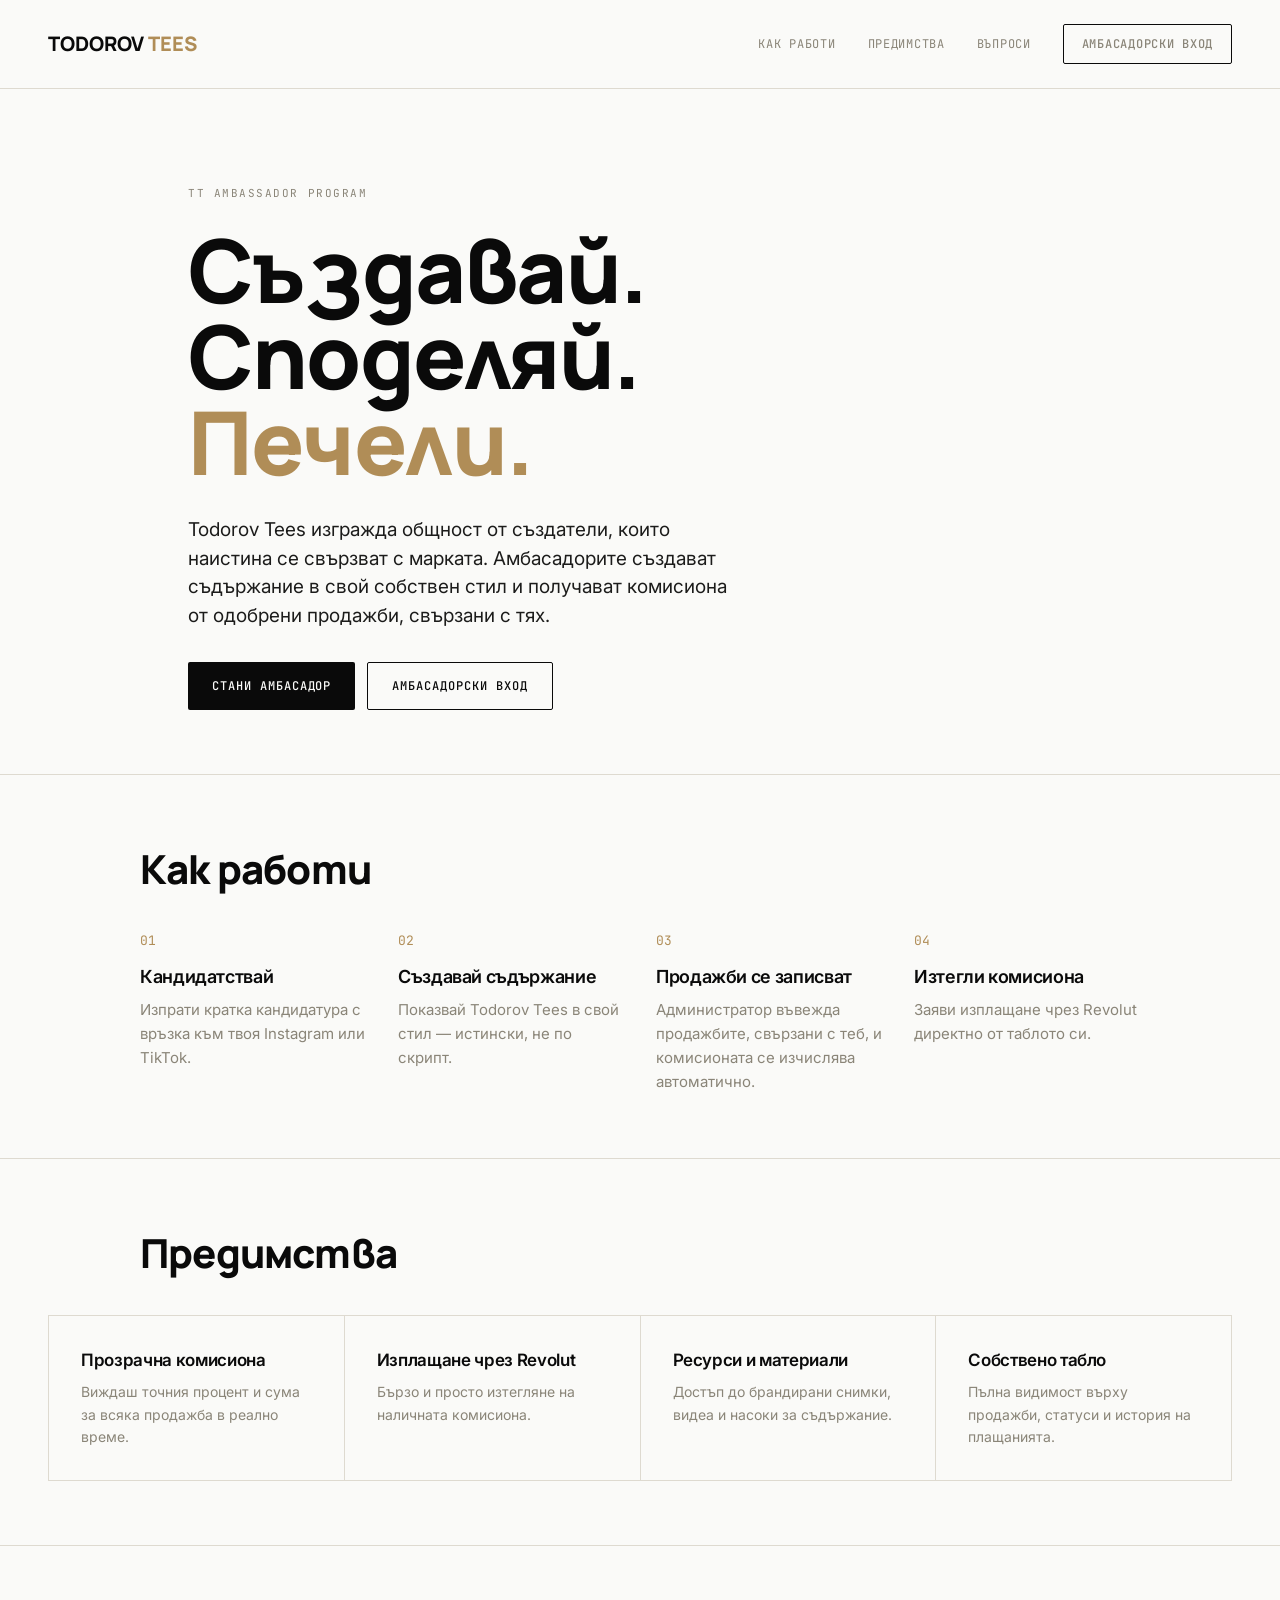
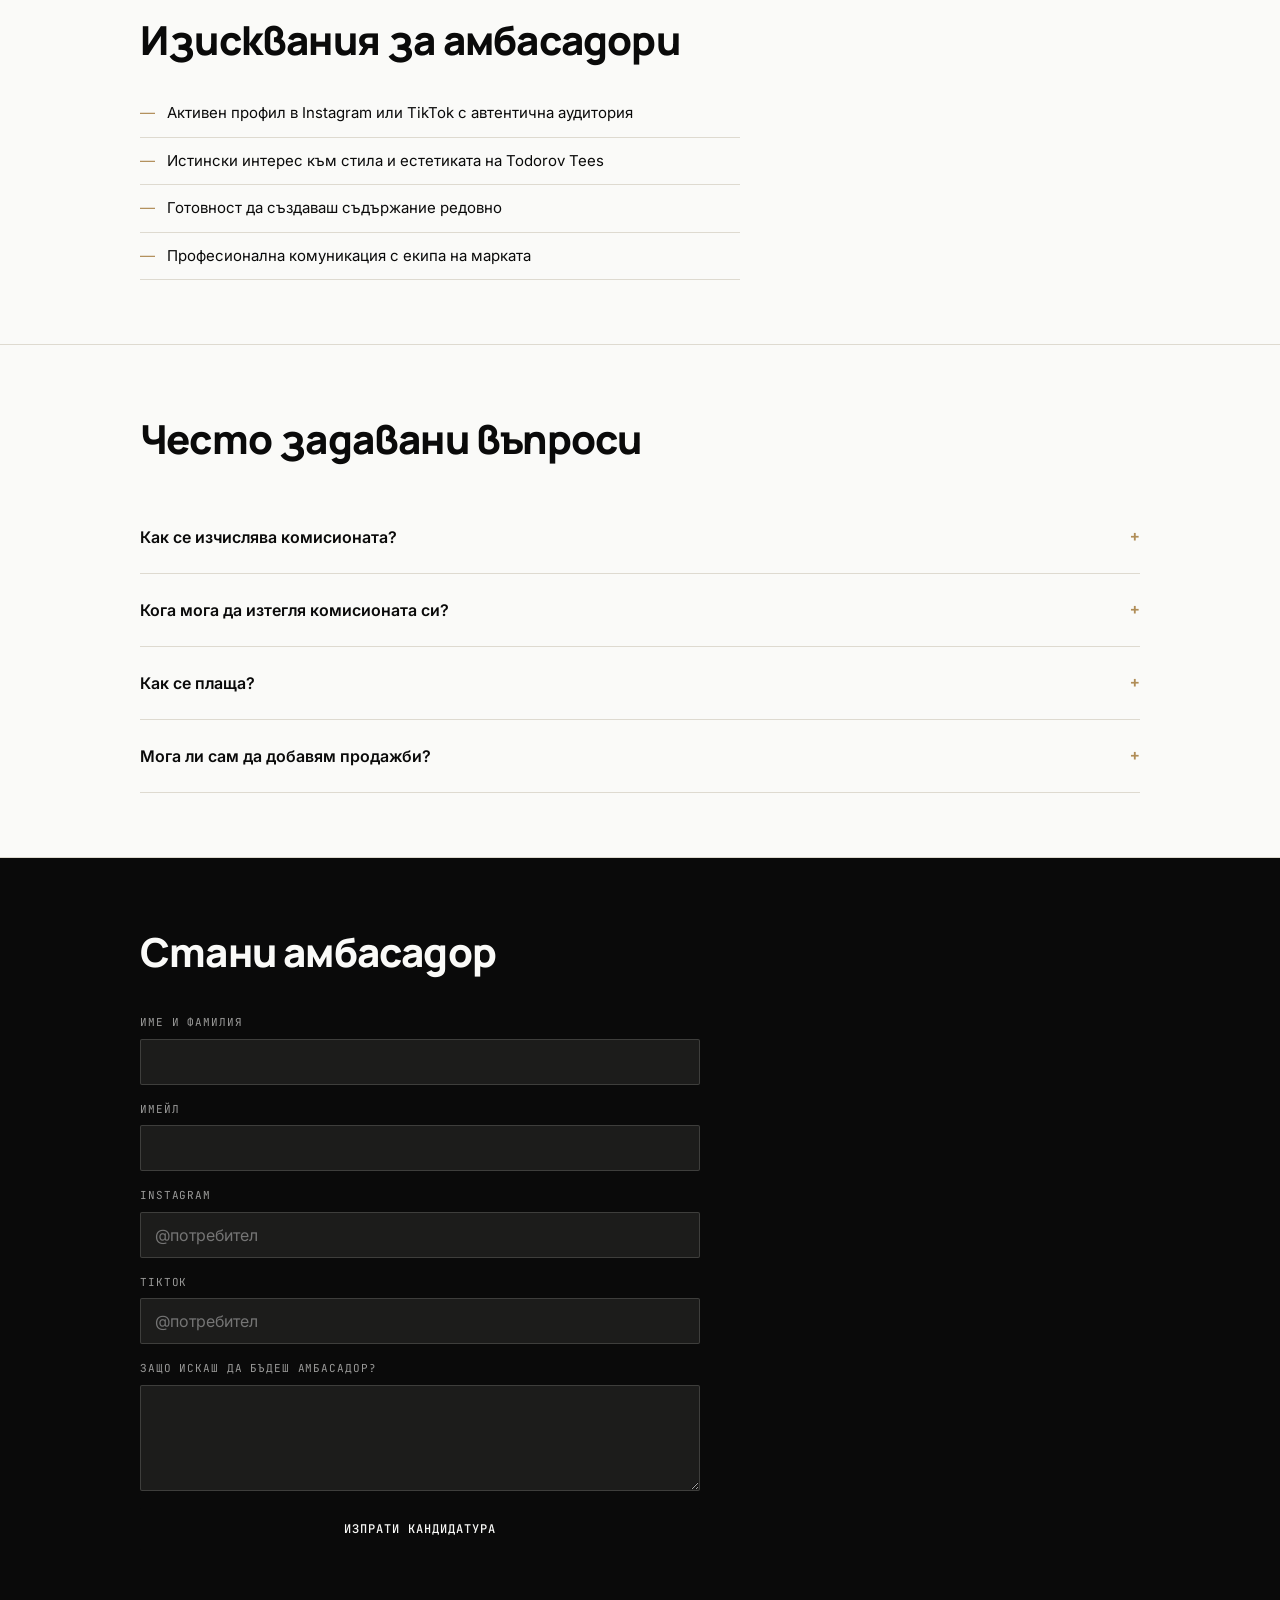
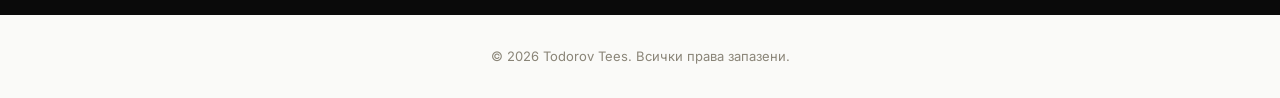
<file: index.html>
<!doctype html>
<html lang="bg">
<head>
<meta charset="UTF-8" />
<meta name="viewport" content="width=device-width, initial-scale=1.0" />
<title>TT Ambassador Program — Todorov Tees</title>
<meta name="description" content="Създавай. Споделяй. Печели. Присъедини се към общността на TT амбасадорите." />
<link rel="icon" href="assets/icons/favicon.svg" />
<link rel="stylesheet" href="css/style.css" />
<style>
  .landing-nav {
    display: flex; align-items: center; justify-content: space-between;
    padding: var(--space-5) var(--space-7);
    position: sticky; top: 0; background: rgba(250,250,248,0.92); backdrop-filter: blur(8px);
    z-index: 50; border-bottom: 1px solid var(--gray-line);
  }
  .landing-mark { font-family: var(--font-display); font-weight: 800; font-size: 20px; }
  .landing-mark span { color: var(--brass); }
  .landing-nav-links { display: flex; gap: var(--space-6); align-items: center; }
  .landing-nav-links a { font-family: var(--font-mono); font-size: 12px; letter-spacing: 0.06em; text-transform: uppercase; color: var(--gray-warm); }
  .landing-nav-links a:hover { color: var(--ink); }

  .hero {
    padding: var(--space-9) var(--space-7) var(--space-8);
    max-width: 1000px; margin: 0 auto; text-align: left;
  }
  .hero-eyebrow { margin-bottom: var(--space-5); }
  .hero-headline {
    font-size: clamp(42px, 8vw, 88px);
    line-height: 0.98;
    margin-bottom: var(--space-6);
  }
  .hero-headline .accent { color: var(--brass); }
  .hero-sub { font-size: 19px; color: var(--charcoal); max-width: 560px; margin-bottom: var(--space-6); line-height: 1.5; }
  .hero-ctas { display: flex; gap: var(--space-3); flex-wrap: wrap; }

  section { padding: var(--space-8) var(--space-7); border-top: 1px solid var(--gray-line); }
  .section-inner { max-width: 1000px; margin: 0 auto; }
  section h2 { font-size: clamp(28px, 4vw, 40px); margin-bottom: var(--space-6); }

  .steps { display: grid; grid-template-columns: repeat(auto-fit, minmax(220px, 1fr)); gap: var(--space-6); }
  .step .step-num { font-family: var(--font-mono); color: var(--brass); font-size: 13px; margin-bottom: var(--space-3); }
  .step h3 { font-size: 18px; margin-bottom: var(--space-2); font-family: var(--font-body); font-weight: 600; }
  .step p { color: var(--gray-warm); font-size: 15px; line-height: 1.6; }

  .benefits { display: grid; grid-template-columns: repeat(auto-fit, minmax(260px, 1fr)); gap: 1px; background: var(--gray-line); border: 1px solid var(--gray-line); }
  .benefit { background: var(--bone); padding: var(--space-6); }
  .benefit h3 { font-size: 17px; margin-bottom: var(--space-2); font-family: var(--font-body); font-weight: 600; }
  .benefit p { color: var(--gray-warm); font-size: 14px; line-height: 1.6; }

  .requirements ul { list-style: none; padding: 0; margin: 0; display: grid; gap: var(--space-3); max-width: 600px; }
  .requirements li { display: flex; gap: var(--space-3); font-size: 15px; padding-bottom: var(--space-3); border-bottom: 1px solid var(--gray-line); }
  .requirements li::before { content: '—'; color: var(--brass); flex-shrink: 0; }

  .faq-item { border-bottom: 1px solid var(--gray-line); padding: var(--space-5) 0; }
  .faq-item summary { cursor: pointer; font-weight: 600; font-size: 16px; list-style: none; display: flex; justify-content: space-between; }
  .faq-item summary::-webkit-details-marker { display: none; }
  .faq-item summary::after { content: '+'; font-family: var(--font-mono); color: var(--brass); }
  .faq-item[open] summary::after { content: '−'; }
  .faq-item p { margin-top: var(--space-3); color: var(--gray-warm); font-size: 15px; line-height: 1.6; }

  .apply-section { background: var(--ink); color: var(--bone); }
  .apply-section h2 { color: var(--bone); }
  .apply-form { max-width: 560px; }
  .apply-form .field label { color: rgba(250,250,248,0.6); }
  .apply-form .field input, .apply-form .field textarea { background: var(--charcoal); border-color: rgba(250,250,248,0.15); color: var(--bone); }

  footer { padding: var(--space-6) var(--space-7); text-align: center; color: var(--gray-warm); font-size: 13px; }
</style>
</head>
<body>

<nav class="landing-nav">
  <div class="landing-mark">TODOROV <span>TEES</span></div>
  <div class="landing-nav-links">
    <a href="#how">Как работи</a>
    <a href="#benefits">Предимства</a>
    <a href="#faq">Въпроси</a>
    <a href="login.html" class="btn btn-secondary btn-inline" style="padding:10px 18px; min-height:auto;">АМБАСАДОРСКИ ВХОД</a>
  </div>
</nav>

<header class="hero">
  <div class="eyebrow hero-eyebrow">TT AMBASSADOR PROGRAM</div>
  <h1 class="hero-headline">Създавай.<br>Споделяй.<br><span class="accent">Печели.</span></h1>
  <p class="hero-sub">Todorov Tees изгражда общност от създатели, които наистина се свързват с марката. Амбасадорите създават съдържание в свой собствен стил и получават комисиона от одобрени продажби, свързани с тях.</p>
  <div class="hero-ctas">
    <a href="#apply" class="btn btn-primary">СТАНИ АМБАСАДОР</a>
    <a href="login.html" class="btn btn-secondary">АМБАСАДОРСКИ ВХОД</a>
  </div>
</header>

<section id="how">
  <div class="section-inner">
    <h2>Как работи</h2>
    <div class="steps">
      <div class="step">
        <div class="step-num mono">01</div>
        <h3>Кандидатствай</h3>
        <p>Изпрати кратка кандидатура с връзка към твоя Instagram или TikTok.</p>
      </div>
      <div class="step">
        <div class="step-num mono">02</div>
        <h3>Създавай съдържание</h3>
        <p>Показвай Todorov Tees в свой стил — истински, не по скрипт.</p>
      </div>
      <div class="step">
        <div class="step-num mono">03</div>
        <h3>Продажби се записват</h3>
        <p>Администратор въвежда продажбите, свързани с теб, и комисионата се изчислява автоматично.</p>
      </div>
      <div class="step">
        <div class="step-num mono">04</div>
        <h3>Изтегли комисиона</h3>
        <p>Заяви изплащане чрез Revolut директно от таблото си.</p>
      </div>
    </div>
  </div>
</section>

<section id="benefits">
  <div class="section-inner">
    <h2>Предимства</h2>
  </div>
  <div class="benefits">
    <div class="benefit"><h3>Прозрачна комисиона</h3><p>Виждаш точния процент и сума за всяка продажба в реално време.</p></div>
    <div class="benefit"><h3>Изплащане чрез Revolut</h3><p>Бързо и просто изтегляне на наличната комисиона.</p></div>
    <div class="benefit"><h3>Ресурси и материали</h3><p>Достъп до брандирани снимки, видеа и насоки за съдържание.</p></div>
    <div class="benefit"><h3>Собствено табло</h3><p>Пълна видимост върху продажби, статуси и история на плащанията.</p></div>
  </div>
</section>

<section class="requirements">
  <div class="section-inner">
    <h2>Изисквания за амбасадори</h2>
    <ul>
      <li>Активен профил в Instagram или TikTok с автентична аудитория</li>
      <li>Истински интерес към стила и естетиката на Todorov Tees</li>
      <li>Готовност да създаваш съдържание редовно</li>
      <li>Професионална комуникация с екипа на марката</li>
    </ul>
  </div>
</section>

<section id="faq">
  <div class="section-inner">
    <h2>Често задавани въпроси</h2>
    <details class="faq-item">
      <summary>Как се изчислява комисионата?</summary>
      <p>Стойност на продажбата × процент комисиона. Стандартният процент е 5%, но може да бъде индивидуално коригиран от администратор.</p>
    </details>
    <details class="faq-item">
      <summary>Кога мога да изтегля комисионата си?</summary>
      <p>Веднага щом имаш наличен баланс от одобрени продажби — заяви теглене по всяко време от таблото си.</p>
    </details>
    <details class="faq-item">
      <summary>Как се плаща?</summary>
      <p>Всички плащания се извършват ръчно от администратора чрез Revolut, след одобрение на заявката.</p>
    </details>
    <details class="faq-item">
      <summary>Мога ли сам да добавям продажби?</summary>
      <p>Не — продажбите се въвеждат само от администратор, за да се гарантира точност на отчетността.</p>
    </details>
  </div>
</section>

<section id="apply" class="apply-section">
  <div class="section-inner">
    <h2>Стани амбасадор</h2>
    <form class="apply-form" id="apply-form">
      <div class="field"><label for="ap-name">Име и фамилия</label><input id="ap-name" name="name" required /></div>
      <div class="field"><label for="ap-email">Имейл</label><input id="ap-email" name="email" type="email" required /></div>
      <div class="field"><label for="ap-ig">Instagram</label><input id="ap-ig" name="instagram" placeholder="@потребител" /></div>
      <div class="field"><label for="ap-tt">TikTok</label><input id="ap-tt" name="tiktok" placeholder="@потребител" /></div>
      <div class="field"><label for="ap-msg">Защо искаш да бъдеш амбасадор?</label><textarea id="ap-msg" name="message" rows="4"></textarea></div>
      <button type="submit" class="btn btn-primary btn-block">ИЗПРАТИ КАНДИДАТУРА</button>
    </form>
  </div>
</section>

<footer>© 2026 Todorov Tees. Всички права запазени.</footer>

<script src="js/config.js"></script>
<script type="module">
  import { supabase, toast, withLoading } from "./js/api.js";
  const form = document.getElementById("apply-form");
  form.addEventListener("submit", async (e) => {
    e.preventDefault();
    const btn = form.querySelector('button[type="submit"]');
    const original = btn.textContent;
    btn.disabled = true;
    btn.innerHTML = '<span class="spinner"></span>';
    try {
      const { error } = await supabase.from("applications").insert({
        name: form.name.value.trim(),
        email: form.email.value.trim(),
        instagram: form.instagram.value.trim() || null,
        tiktok: form.tiktok.value.trim() || null,
        message: form.message.value.trim() || null,
      });
      if (error) throw error;
      toast("Кандидатурата е изпратена успешно!");
      form.reset();
    } catch (err) {
      toast("Възникна техническа грешка. Моля, опитайте отново.", "error");
    } finally {
      btn.disabled = false;
      btn.textContent = original;
    }
  });
</script>
</body>
</html>
</file>
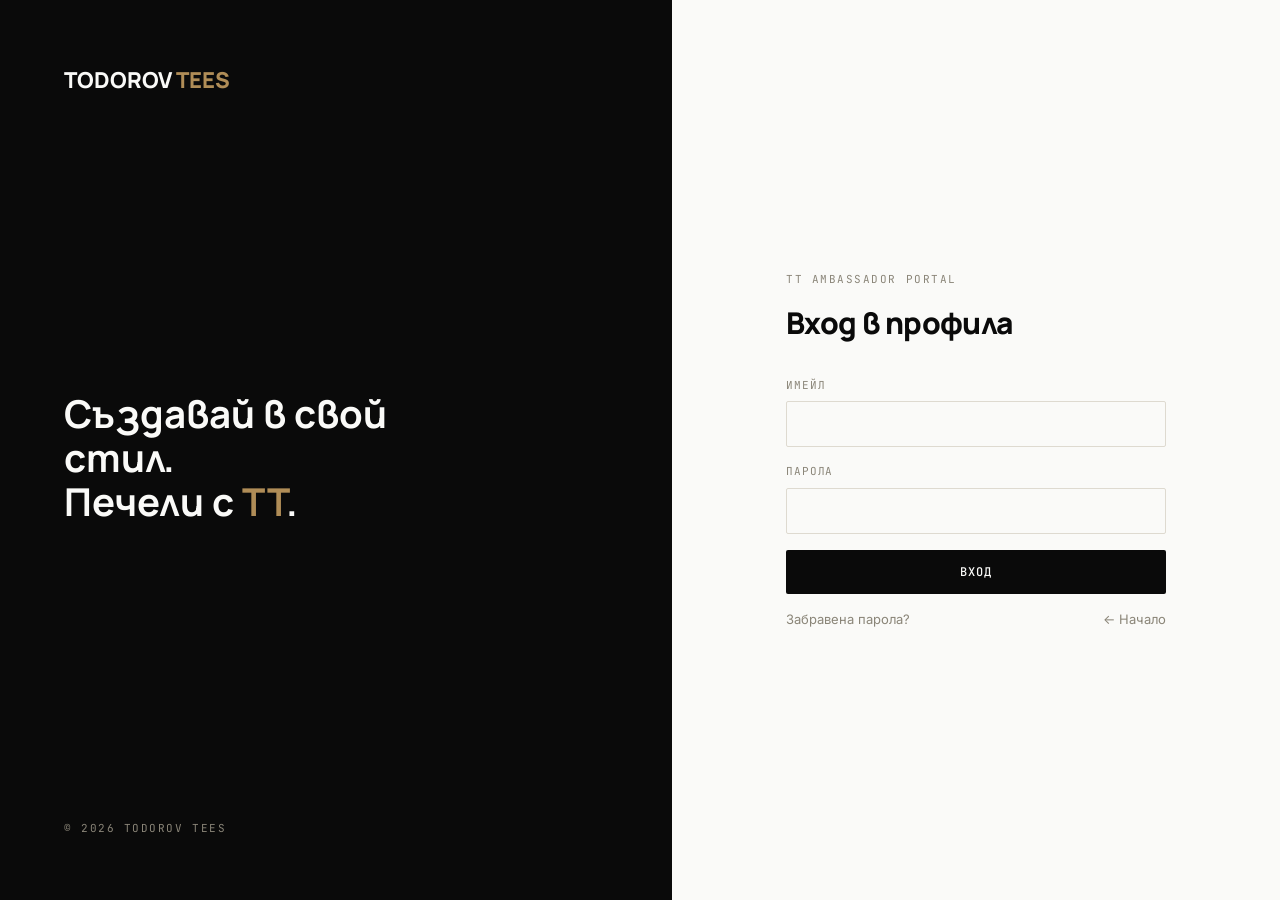
<file: login.html>
<!doctype html>
<html lang="bg">
<head>
<meta charset="UTF-8" />
<meta name="viewport" content="width=device-width, initial-scale=1.0" />
<title>Вход — TT Ambassador Portal</title>
<link rel="stylesheet" href="css/style.css" />
<style>
  body { display: flex; min-height: 100vh; }
  .login-side {
    flex: 1; background: var(--ink); color: var(--bone);
    display: flex; flex-direction: column; justify-content: space-between;
    padding: var(--space-8);
  }
  .login-mark { font-family: var(--font-display); font-weight: 800; font-size: 22px; }
  .login-mark span { color: var(--brass); }
  .login-quote { font-family: var(--font-display); font-size: clamp(28px, 3vw, 40px); font-weight: 700; line-height: 1.15; max-width: 420px; }
  .login-quote .accent { color: var(--brass); }
  .login-form-side { flex: 1; display: flex; align-items: center; justify-content: center; padding: var(--space-6); }
  .login-form-wrap { width: 100%; max-width: 380px; }
  .login-form-wrap .eyebrow { margin-bottom: var(--space-3); }
  .login-form-wrap h1 { font-size: 30px; margin-bottom: var(--space-6); }
  .login-links { display: flex; justify-content: space-between; align-items: center; margin-top: var(--space-4); }
  .login-links a { font-size: 13px; color: var(--gray-warm); }
  .login-links a:hover { color: var(--ink); }
  @media (max-width: 900px) { .login-side { display: none; } }
</style>
</head>
<body>

<aside class="login-side">
  <div class="login-mark">TODOROV <span>TEES</span></div>
  <p class="login-quote">Създавай в свой стил.<br>Печели с <span class="accent">TT</span>.</p>
  <div class="eyebrow">© 2026 TODOROV TEES</div>
</aside>

<main class="login-form-side">
  <div class="login-form-wrap">
    <div class="eyebrow">TT AMBASSADOR PORTAL</div>
    <h1>Вход в профила</h1>
    <form id="login-form">
      <div class="field">
        <label for="email">Имейл</label>
        <input id="email" name="email" type="email" required autocomplete="email" />
      </div>
      <div class="field">
        <label for="password">Парола</label>
        <input id="password" name="password" type="password" required autocomplete="current-password" />
      </div>
      <button type="submit" class="btn btn-primary btn-block">ВХОД</button>
      <div class="login-links">
        <a href="#" id="forgot-link">Забравена парола?</a>
        <a href="index.html">← Начало</a>
      </div>
    </form>
  </div>
</main>

<script src="js/config.js"></script>
<script type="module">
  import { supabase, toast, friendlyError } from "./js/api.js";
  import { bindLoginForm } from "./js/auth.js";

  bindLoginForm(document.getElementById("login-form"));

  document.getElementById("forgot-link").addEventListener("click", async (e) => {
    e.preventDefault();
    const email = document.getElementById("email").value.trim();
    if (!email) { toast("Въведете имейл адрес, за да продължите.", "error"); return; }
    try {
      const { error } = await supabase.auth.resetPasswordForEmail(email, {
        redirectTo: window.location.origin + "/login.html?reset=1",
      });
      if (error) throw error;
      toast("Изпратихме връзка за възстановяване на паролата на вашия имейл.");
    } catch (err) {
      toast(friendlyError(err), "error");
    }
  });

  // Handle invite / password-reset flow: Supabase redirects here with a recovery token
  const params = new URLSearchParams(window.location.search);
  if (params.get("setup") || params.get("reset")) {
    supabase.auth.onAuthStateChange(async (event) => {
      if (event === "PASSWORD_RECOVERY" || event === "SIGNED_IN") {
        const newPassword = prompt("Задайте нова парола за профила си:");
        if (newPassword && newPassword.length >= 8) {
          const { error } = await supabase.auth.updateUser({ password: newPassword });
          if (!error) toast("Паролата е зададена успешно. Влезте с новата парола.");
        }
      }
    });
  }
</script>
</body>
</html>
</file>
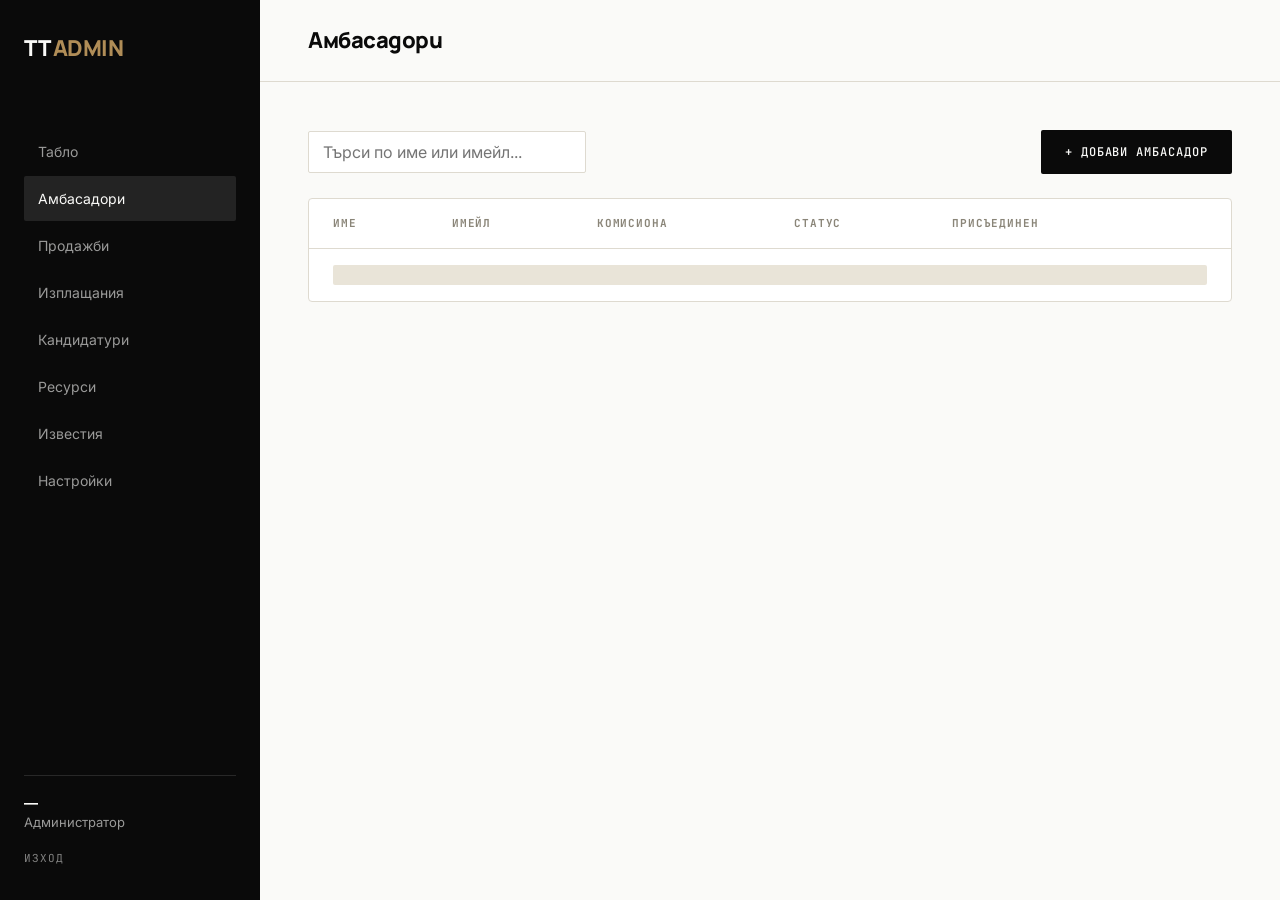
<file: admin/ambassadors.html>
<!doctype html>
<html lang="bg">
<head>
<meta charset="UTF-8" />
<meta name="viewport" content="width=device-width, initial-scale=1.0" />
<title>Амбасадори — Администратор</title>
<link rel="stylesheet" href="../css/style.css" />
<link rel="stylesheet" href="../css/dashboard.css" />
<link rel="stylesheet" href="../css/responsive.css" />
</head>
<body>
<div class="shell">
  <div class="sidebar-backdrop"></div>
  <aside class="sidebar">
    <div class="sidebar-mark">TT <span>ADMIN</span></div>
    <nav class="sidebar-nav">
      <a href="dashboard.html">Табло</a>
      <a href="ambassadors.html" class="active">Амбасадори</a>
      <a href="sales.html">Продажби</a>
      <a href="payouts.html">Изплащания</a>
      <a href="applications.html">Кандидатури</a>
      <a href="resources.html">Ресурси</a>
      <a href="notifications.html">Известия</a>
      <a href="settings.html">Настройки</a>
    </nav>
    <div class="sidebar-footer">
      <div class="sidebar-user"><strong data-user-name>—</strong>Администратор</div>
      <a href="#" class="sidebar-logout" data-logout>Изход</a>
    </div>
  </aside>

  <div>
    <header class="topbar">
      <button class="hamburger" data-hamburger aria-label="Меню">☰</button>
      <h1>Амбасадори</h1>
      <span></span>
    </header>

    <main class="content">
      <div class="table-toolbar">
        <input id="search-input" placeholder="Търси по име или имейл..." style="border:1px solid var(--gray-line); padding:10px 14px; border-radius:var(--radius-sm); min-width:240px;" />
        <button class="btn btn-primary" id="add-ambassador-btn">+ ДОБАВИ АМБАСАДОР</button>
      </div>

      <div class="table-wrap responsive-cards">
        <table>
          <thead>
            <tr><th>Име</th><th>Имейл</th><th>Комисиона</th><th>Статус</th><th>Присъединен</th><th></th></tr>
          </thead>
          <tbody id="ambassadors-body">
            <tr><td colspan="6"><div class="skeleton" style="height:20px;"></div></td></tr>
          </tbody>
        </table>
      </div>
    </main>
  </div>
</div>

<!-- Detail panel (shown when ?id= present) -->
<div id="detail-overlay" class="modal-overlay" style="display:none;">
  <div class="modal" style="max-width:520px;">
    <h2 style="font-size:20px; margin-bottom:20px;">Профил на амбасадор</h2>
    <form id="detail-form">
      <div class="field"><label>Име</label><input id="d-first" required /></div>
      <div class="field"><label>Фамилия</label><input id="d-last" required /></div>
      <div class="field"><label>Имейл</label><input id="d-email" disabled /></div>
      <div class="field"><label>Телефон</label><input id="d-phone" /></div>
      <div class="field"><label>Instagram</label><input id="d-ig" /></div>
      <div class="field"><label>TikTok</label><input id="d-tt" /></div>
      <div class="field">
        <label>Процент комисиона</label>
        <select id="d-rate"><option>3</option><option>5</option><option>7</option><option>10</option></select>
      </div>
      <div class="field">
        <label>Статус</label>
        <select id="d-status">
          <option value="active">Активен</option>
          <option value="suspended">Спрян</option>
          <option value="deactivated">Деактивиран</option>
        </select>
      </div>
      <div style="display:flex; gap:12px; margin-top:var(--space-5);">
        <button type="button" class="btn btn-secondary" id="close-detail">Затвори</button>
        <button type="button" class="btn btn-danger" id="reset-password-btn">НУЛИРАЙ ПАРОЛА</button>
        <button type="submit" class="btn btn-primary btn-block">ЗАПАЗИ</button>
      </div>
    </form>
  </div>
</div>

<script src="../js/config.js"></script>
<script type="module">
  import { supabase } from "../js/api.js";
  import {
    initAdminPage, loadAmbassadors, createAmbassador, updateAmbassador,
    toast, friendlyError,
  } from "../js/admin.js";

  let profile;

  function openCreateModal() {
    const overlay = document.createElement("div");
    overlay.className = "modal-overlay";
    overlay.innerHTML = `
      <div class="modal" style="max-width:480px;">
        <h2 style="font-size:20px; margin-bottom:20px;">+ Добави амбасадор</h2>
        <form id="create-form">
          <div class="field"><label>Име</label><input name="first_name" required /></div>
          <div class="field"><label>Фамилия</label><input name="last_name" required /></div>
          <div class="field"><label>Имейл</label><input name="email" type="email" required /></div>
          <div class="field"><label>Комисиона (%)</label>
            <select name="commission_rate"><option value="3">3%</option><option value="5" selected>5%</option><option value="7">7%</option><option value="10">10%</option></select>
          </div>
          <div class="field"><label>Instagram</label><input name="instagram" /></div>
          <div class="field"><label>TikTok</label><input name="tiktok" /></div>
          <div class="field"><label>Телефон</label><input name="phone" /></div>
          <p class="hint" style="margin-bottom:var(--space-4);">Амбасадорът ще получи имейл покана, за да зададе своя собствена парола. Администраторът никога не вижда паролата.</p>
          <div style="display:flex; gap:12px;">
            <button type="button" class="btn btn-secondary" data-close>Отказ</button>
            <button type="submit" class="btn btn-primary btn-block">ИЗПРАТИ ПОКАНА</button>
          </div>
        </form>
      </div>`;
    document.body.appendChild(overlay);
    overlay.addEventListener("click", (e) => { if (e.target === overlay || e.target.dataset.close !== undefined) overlay.remove(); });

    overlay.querySelector("#create-form").addEventListener("submit", async (e) => {
      e.preventDefault();
      const form = e.target;
      const btn = form.querySelector('button[type="submit"]');
      btn.disabled = true; btn.innerHTML = '<span class="spinner"></span>';
      try {
        await createAmbassador({
          first_name: form.first_name.value.trim(),
          last_name: form.last_name.value.trim(),
          email: form.email.value.trim(),
          commission_rate: Number(form.commission_rate.value),
          instagram: form.instagram.value.trim() || null,
          tiktok: form.tiktok.value.trim() || null,
          phone: form.phone.value.trim() || null,
        });
        toast("Поканата е изпратена успешно.");
        overlay.remove();
        await loadAmbassadors();
      } catch (err) {
        toast(friendlyError(err), "error");
        btn.disabled = false; btn.textContent = "ИЗПРАТИ ПОКАНА";
      }
    });
  }

  async function openDetail(id) {
    const { data } = await supabase.from("profiles").select("*").eq("id", id).single();
    if (!data) return;
    document.getElementById("d-first").value = data.first_name;
    document.getElementById("d-last").value = data.last_name;
    document.getElementById("d-email").value = data.email;
    document.getElementById("d-phone").value = data.phone || "";
    document.getElementById("d-ig").value = data.instagram || "";
    document.getElementById("d-tt").value = data.tiktok || "";
    document.getElementById("d-rate").value = data.commission_rate;
    document.getElementById("d-status").value = data.status;
    document.getElementById("detail-overlay").style.display = "flex";
    document.getElementById("detail-overlay").dataset.id = id;

    document.getElementById("reset-password-btn").onclick = async () => {
      const { error } = await supabase.auth.resetPasswordForEmail(data.email, {
        redirectTo: window.location.origin + "/login.html?reset=1",
      });
      if (error) toast(friendlyError(error), "error");
      else toast("Изпратена е връзка за нулиране на паролата.");
    };
  }

  document.getElementById("close-detail").addEventListener("click", () => {
    document.getElementById("detail-overlay").style.display = "none";
    history.pushState({}, "", "ambassadors.html");
  });

  document.getElementById("detail-form").addEventListener("submit", async (e) => {
    e.preventDefault();
    const id = document.getElementById("detail-overlay").dataset.id;
    const btn = e.target.querySelector('button[type="submit"]');
    btn.disabled = true;
    try {
      await updateAmbassador(id, {
        first_name: document.getElementById("d-first").value.trim(),
        last_name: document.getElementById("d-last").value.trim(),
        phone: document.getElementById("d-phone").value.trim() || null,
        instagram: document.getElementById("d-ig").value.trim() || null,
        tiktok: document.getElementById("d-tt").value.trim() || null,
        commission_rate: Number(document.getElementById("d-rate").value),
        status: document.getElementById("d-status").value,
      });
      toast("Промените са запазени.");
      document.getElementById("detail-overlay").style.display = "none";
      await loadAmbassadors();
    } catch (err) {
      toast(friendlyError(err), "error");
    } finally {
      btn.disabled = false;
    }
  });

  (async () => {
    profile = await initAdminPage();
    if (!profile) return;
    await loadAmbassadors();

    document.getElementById("add-ambassador-btn").addEventListener("click", openCreateModal);
    document.getElementById("search-input").addEventListener("input", (e) => loadAmbassadors(e.target.value));

    const params = new URLSearchParams(window.location.search);
    if (params.get("id")) openDetail(params.get("id"));
  })();
</script>
</body>
</html>
</file>
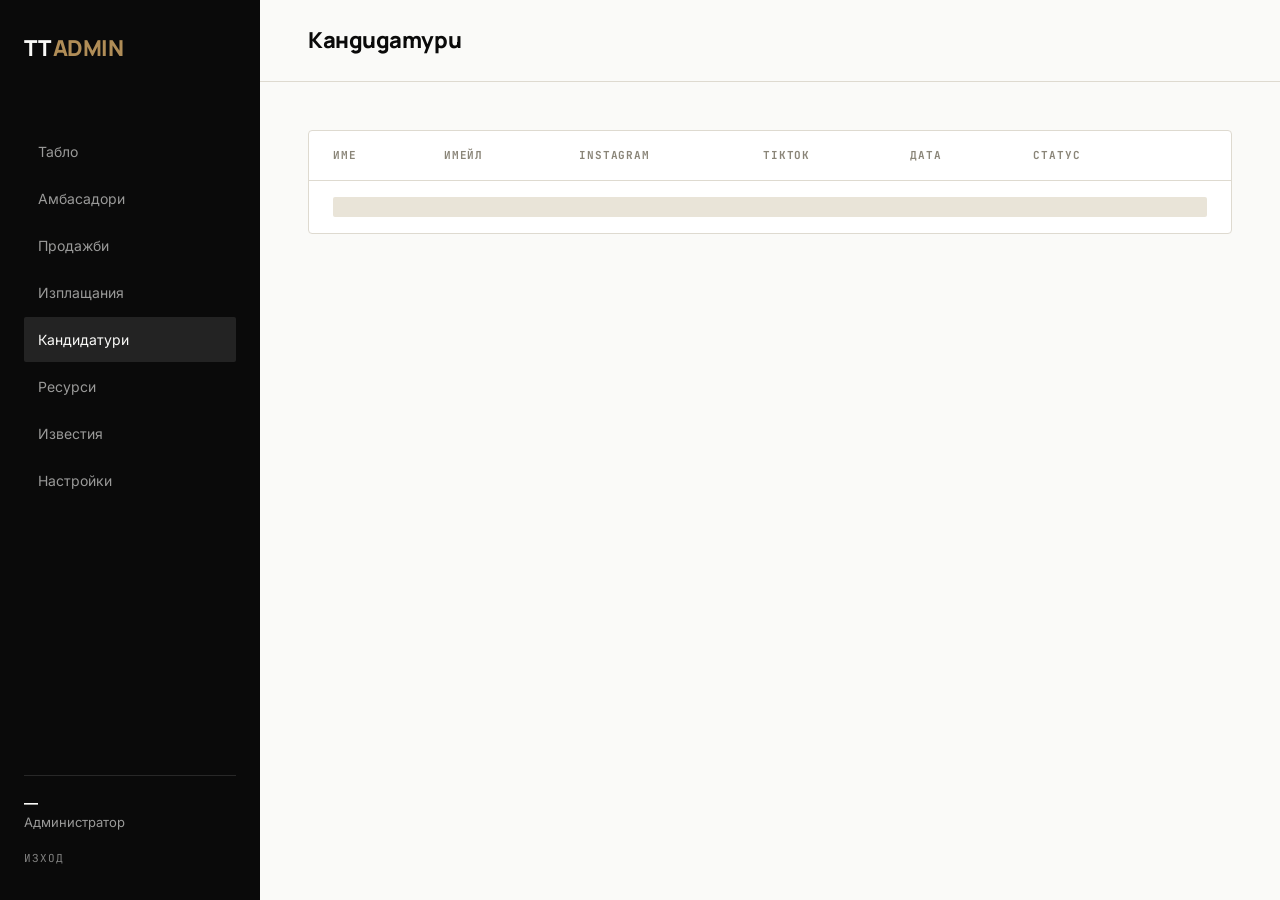
<file: admin/applications.html>
<!doctype html>
<html lang="bg">
<head>
<meta charset="UTF-8" />
<meta name="viewport" content="width=device-width, initial-scale=1.0" />
<title>Кандидатури — Администратор</title>
<link rel="stylesheet" href="../css/style.css" />
<link rel="stylesheet" href="../css/dashboard.css" />
<link rel="stylesheet" href="../css/responsive.css" />
</head>
<body>
<div class="shell">
  <div class="sidebar-backdrop"></div>
  <aside class="sidebar">
    <div class="sidebar-mark">TT <span>ADMIN</span></div>
    <nav class="sidebar-nav">
      <a href="dashboard.html">Табло</a>
      <a href="ambassadors.html">Амбасадори</a>
      <a href="sales.html">Продажби</a>
      <a href="payouts.html">Изплащания</a>
      <a href="applications.html" class="active">Кандидатури</a>
      <a href="resources.html">Ресурси</a>
      <a href="notifications.html">Известия</a>
      <a href="settings.html">Настройки</a>
    </nav>
    <div class="sidebar-footer">
      <div class="sidebar-user"><strong data-user-name>—</strong>Администратор</div>
      <a href="#" class="sidebar-logout" data-logout>Изход</a>
    </div>
  </aside>

  <div>
    <header class="topbar">
      <button class="hamburger" data-hamburger aria-label="Меню">☰</button>
      <h1>Кандидатури</h1>
      <span></span>
    </header>

    <main class="content">
      <div class="table-wrap responsive-cards">
        <table>
          <thead>
            <tr><th>Име</th><th>Имейл</th><th>Instagram</th><th>TikTok</th><th>Дата</th><th>Статус</th><th></th></tr>
          </thead>
          <tbody id="apps-body">
            <tr><td colspan="7"><div class="skeleton" style="height:20px;"></div></td></tr>
          </tbody>
        </table>
      </div>
    </main>
  </div>
</div>

<script src="../js/config.js"></script>
<script type="module">
  import { supabase } from "../js/api.js";
  import { initAdminPage, formatDate, toast, friendlyError } from "../js/admin.js";

  function labelFor(s) { return { pending: "Изчаква", approved: "Одобрена", rejected: "Отказана" }[s] || s; }

  async function refresh() {
    const { data } = await supabase.from("applications").select("*").order("created_at", { ascending: false });
    const tbody = document.getElementById("apps-body");
    if (!data || data.length === 0) {
      tbody.innerHTML = `<tr><td colspan="7"><div class="empty-state"><span class="eyebrow">Няма кандидатури</span>Все още няма подадени кандидатури от лендинг страницата.</div></td></tr>`;
      return;
    }
    tbody.innerHTML = data.map((a) => `
      <tr>
        <td data-label="Име">${a.name}</td>
        <td data-label="Имейл">${a.email}</td>
        <td data-label="Instagram">${a.instagram || '—'}</td>
        <td data-label="TikTok">${a.tiktok || '—'}</td>
        <td data-label="Дата">${formatDate(a.created_at)}</td>
        <td data-label="Статус"><span class="pill pill-${a.status === 'approved' ? 'approved' : a.status === 'rejected' ? 'rejected' : 'pending'}">${labelFor(a.status)}</span></td>
        <td data-label="">
          ${a.status === 'pending' ? `
            <button class="btn btn-ghost btn-inline" data-approve="${a.id}">Одобри</button>
            <button class="btn btn-ghost btn-inline" data-reject="${a.id}">Откажи</button>` : ''}
        </td>
      </tr>`).join("");

    tbody.querySelectorAll("[data-approve]").forEach((btn) => btn.addEventListener("click", () => setStatus(btn.dataset.approve, "approved")));
    tbody.querySelectorAll("[data-reject]").forEach((btn) => btn.addEventListener("click", () => setStatus(btn.dataset.reject, "rejected")));
  }

  async function setStatus(id, status) {
    try {
      const { error } = await supabase.from("applications").update({ status }).eq("id", id);
      if (error) throw error;
      toast(status === "approved" ? "Кандидатурата е одобрена. Не забравяйте да създадете профил в раздел Амбасадори." : "Кандидатурата е отказана.");
      await refresh();
    } catch (err) {
      toast(friendlyError(err), "error");
    }
  }

  (async () => {
    const profile = await initAdminPage();
    if (!profile) return;
    await refresh();
  })();
</script>
</body>
</html>
</file>
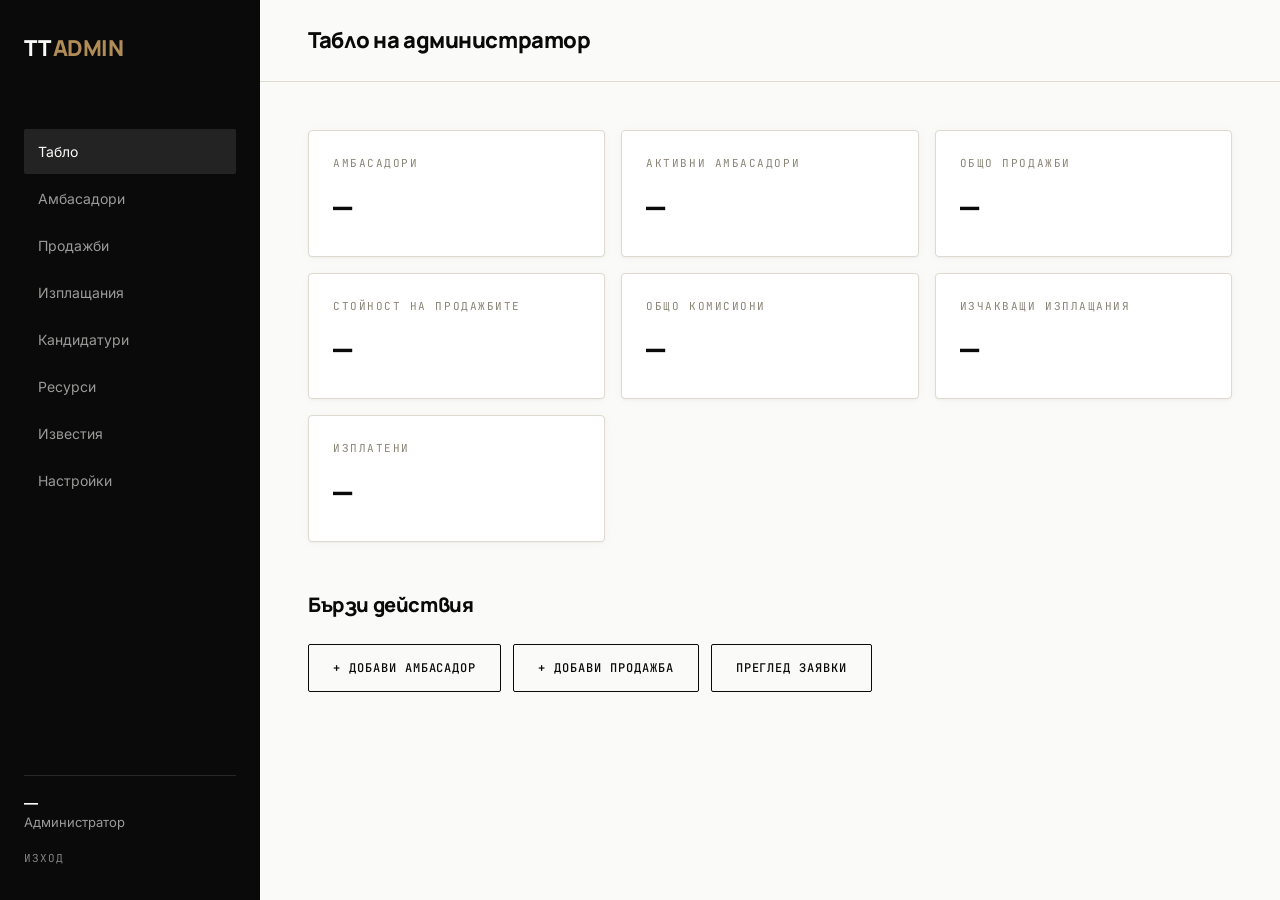
<file: admin/dashboard.html>
<!doctype html>
<html lang="bg">
<head>
<meta charset="UTF-8" />
<meta name="viewport" content="width=device-width, initial-scale=1.0" />
<title>Табло — Администратор</title>
<link rel="stylesheet" href="../css/style.css" />
<link rel="stylesheet" href="../css/dashboard.css" />
<link rel="stylesheet" href="../css/responsive.css" />
</head>
<body>
<div class="shell">
  <div class="sidebar-backdrop"></div>
  <aside class="sidebar">
    <div class="sidebar-mark">TT <span>ADMIN</span></div>
    <nav class="sidebar-nav">
      <a href="dashboard.html" class="active">Табло</a>
      <a href="ambassadors.html">Амбасадори</a>
      <a href="sales.html">Продажби</a>
      <a href="payouts.html">Изплащания</a>
      <a href="applications.html">Кандидатури</a>
      <a href="resources.html">Ресурси</a>
      <a href="notifications.html">Известия</a>
      <a href="settings.html">Настройки</a>
    </nav>
    <div class="sidebar-footer">
      <div class="sidebar-user"><strong data-user-name>—</strong>Администратор</div>
      <a href="#" class="sidebar-logout" data-logout>Изход</a>
    </div>
  </aside>

  <div>
    <header class="topbar">
      <button class="hamburger" data-hamburger aria-label="Меню">☰</button>
      <h1>Табло на администратор</h1>
      <span></span>
    </header>

    <main class="content">
      <div class="stat-grid">
        <div class="stat-card"><div class="eyebrow">Амбасадори</div><div class="value mono" id="stat-ambassadors">—</div></div>
        <div class="stat-card"><div class="eyebrow">Активни амбасадори</div><div class="value mono" id="stat-active">—</div></div>
        <div class="stat-card"><div class="eyebrow">Общо продажби</div><div class="value mono" id="stat-total-sales">—</div></div>
        <div class="stat-card"><div class="eyebrow">Стойност на продажбите</div><div class="value mono" id="stat-sales-value">—</div></div>
        <div class="stat-card"><div class="eyebrow">Общо комисиони</div><div class="value mono" id="stat-commissions">—</div></div>
        <div class="stat-card"><div class="eyebrow">Изчакващи изплащания</div><div class="value mono" id="stat-pending-payouts">—</div></div>
        <div class="stat-card"><div class="eyebrow">Изплатени</div><div class="value mono" id="stat-paid-payouts">—</div></div>
      </div>

      <div class="section-head">
        <h2 style="font-size:20px;">Бързи действия</h2>
      </div>
      <div style="display:flex; gap:var(--space-3); flex-wrap:wrap;">
        <a href="ambassadors.html" class="btn btn-secondary">+ ДОБАВИ АМБАСАДОР</a>
        <a href="sales.html" class="btn btn-secondary">+ ДОБАВИ ПРОДАЖБА</a>
        <a href="payouts.html" class="btn btn-secondary">ПРЕГЛЕД ЗАЯВКИ</a>
      </div>
    </main>
  </div>
</div>

<script src="../js/config.js"></script>
<script type="module">
  import { initAdminPage, loadAdminDashboard } from "../js/admin.js";
  (async () => {
    const profile = await initAdminPage();
    if (!profile) return;
    await loadAdminDashboard();
  })();
</script>
</body>
</html>
</file>
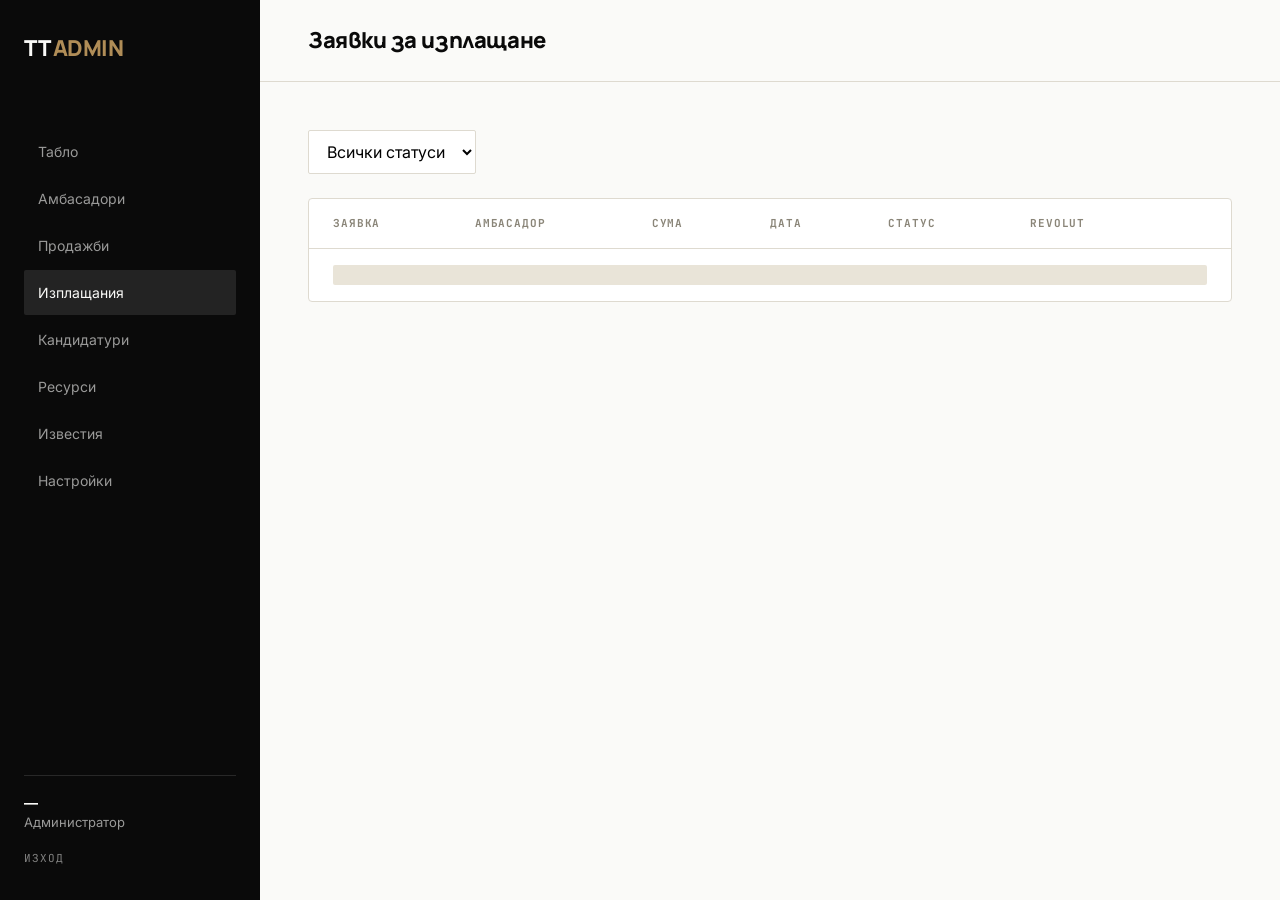
<file: admin/payouts.html>
<!doctype html>
<html lang="bg">
<head>
<meta charset="UTF-8" />
<meta name="viewport" content="width=device-width, initial-scale=1.0" />
<title>Заявки за изплащане — Администратор</title>
<link rel="stylesheet" href="../css/style.css" />
<link rel="stylesheet" href="../css/dashboard.css" />
<link rel="stylesheet" href="../css/responsive.css" />
</head>
<body>
<div class="shell">
  <div class="sidebar-backdrop"></div>
  <aside class="sidebar">
    <div class="sidebar-mark">TT <span>ADMIN</span></div>
    <nav class="sidebar-nav">
      <a href="dashboard.html">Табло</a>
      <a href="ambassadors.html">Амбасадори</a>
      <a href="sales.html">Продажби</a>
      <a href="payouts.html" class="active">Изплащания</a>
      <a href="applications.html">Кандидатури</a>
      <a href="resources.html">Ресурси</a>
      <a href="notifications.html">Известия</a>
      <a href="settings.html">Настройки</a>
    </nav>
    <div class="sidebar-footer">
      <div class="sidebar-user"><strong data-user-name>—</strong>Администратор</div>
      <a href="#" class="sidebar-logout" data-logout>Изход</a>
    </div>
  </aside>

  <div>
    <header class="topbar">
      <button class="hamburger" data-hamburger aria-label="Меню">☰</button>
      <h1>Заявки за изплащане</h1>
      <span></span>
    </header>

    <main class="content">
      <div class="table-toolbar">
        <select id="status-filter" style="border:1px solid var(--gray-line); padding:10px 14px; border-radius:var(--radius-sm); background:#fff;">
          <option value="">Всички статуси</option>
          <option value="submitted">Подадени</option>
          <option value="under_review">Преглеждат се</option>
          <option value="approved">Одобрени</option>
          <option value="paid">Изплатени</option>
          <option value="rejected">Отказани</option>
          <option value="cancelled">Анулирани</option>
        </select>
      </div>

      <div class="table-wrap responsive-cards">
        <table>
          <thead>
            <tr><th>Заявка</th><th>Амбасадор</th><th>Сума</th><th>Дата</th><th>Статус</th><th>Revolut</th><th></th></tr>
          </thead>
          <tbody id="payouts-body">
            <tr><td colspan="7"><div class="skeleton" style="height:20px;"></div></td></tr>
          </tbody>
        </table>
      </div>
    </main>
  </div>
</div>

<script src="../js/config.js"></script>
<script type="module">
  import {
    initAdminPage, loadAllPayouts, setPayoutStatus,
    formatBGN, formatDate, toast, friendlyError, confirmAction,
  } from "../js/admin.js";

  function labelFor(status) {
    return { submitted: "Подадена", under_review: "Преглежда се", approved: "Одобрена", paid: "Изплатена", rejected: "Отказана", cancelled: "Анулирана" }[status] || status;
  }

  async function refresh() {
    const status = document.getElementById("status-filter").value;
    const payouts = await loadAllPayouts(status);
    const tbody = document.getElementById("payouts-body");
    if (payouts.length === 0) {
      tbody.innerHTML = `<tr><td colspan="7"><div class="empty-state"><span class="eyebrow">Няма заявки</span>Все още няма заявки за изплащане.</div></td></tr>`;
      return;
    }
    tbody.innerHTML = payouts.map((p) => `
      <tr>
        <td data-label="Заявка" class="mono">#${p.request_number}</td>
        <td data-label="Амбасадор">${p.profiles?.first_name || ''} ${p.profiles?.last_name || ''}</td>
        <td data-label="Сума" class="mono">${formatBGN(p.amount)}</td>
        <td data-label="Дата">${formatDate(p.created_at)}</td>
        <td data-label="Статус"><span class="pill pill-${p.status}">${labelFor(p.status)}</span></td>
        <td data-label="Revolut" class="mono" style="font-size:12px;">${p.revolut_identifier}</td>
        <td data-label="" style="display:flex; gap:6px; flex-wrap:wrap;">
          ${actionButtons(p)}
        </td>
      </tr>`).join("");

    tbody.querySelectorAll("[data-action]").forEach((btn) => {
      btn.addEventListener("click", () => handleAction(btn.dataset.action, btn.dataset.id));
    });
  }

  function actionButtons(p) {
    const buttons = [];
    if (["submitted", "under_review"].includes(p.status)) {
      buttons.push(`<button class="btn btn-ghost btn-inline" data-action="approve" data-id="${p.id}">Одобри</button>`);
      buttons.push(`<button class="btn btn-ghost btn-inline" data-action="reject" data-id="${p.id}">Откажи</button>`);
    }
    if (p.status === "approved") {
      buttons.push(`<button class="btn btn-primary btn-inline" data-action="paid" data-id="${p.id}">Маркирай изплатена</button>`);
    }
    if (!["paid", "cancelled", "rejected"].includes(p.status)) {
      buttons.push(`<button class="btn btn-danger btn-inline" data-action="cancel" data-id="${p.id}">Анулирай</button>`);
    }
    return buttons.join("");
  }

  async function handleAction(action, id) {
    try {
      if (action === "approve") {
        await setPayoutStatus(id, "approved");
        toast("Заявката е одобрена.");
      } else if (action === "reject") {
        const ok = await confirmAction("Сигурни ли сте, че искате да откажете тази заявка?");
        if (!ok) return;
        await setPayoutStatus(id, "rejected");
        toast("Заявката е отказана.");
      } else if (action === "cancel") {
        const ok = await confirmAction("Сигурни ли сте, че искате да анулирате тази заявка?");
        if (!ok) return;
        await setPayoutStatus(id, "cancelled");
        toast("Заявката е анулирана.");
      } else if (action === "paid") {
        const ok = await confirmAction("Сигурни ли сте, че искате да маркирате тази заявка като изплатена? Това действие ще бъде записано.");
        if (!ok) return;
        const reference = prompt("Референтен номер на плащането (незадължително):") || null;
        await setPayoutStatus(id, "paid", { payment_reference: reference, paid_at: new Date().toISOString() });
        toast("Заявката е маркирана като изплатена.");
      }
      await refresh();
    } catch (err) {
      toast(friendlyError(err), "error");
    }
  }

  (async () => {
    const profile = await initAdminPage();
    if (!profile) return;
    await refresh();
    document.getElementById("status-filter").addEventListener("change", refresh);
  })();
</script>
</body>
</html>
</file>
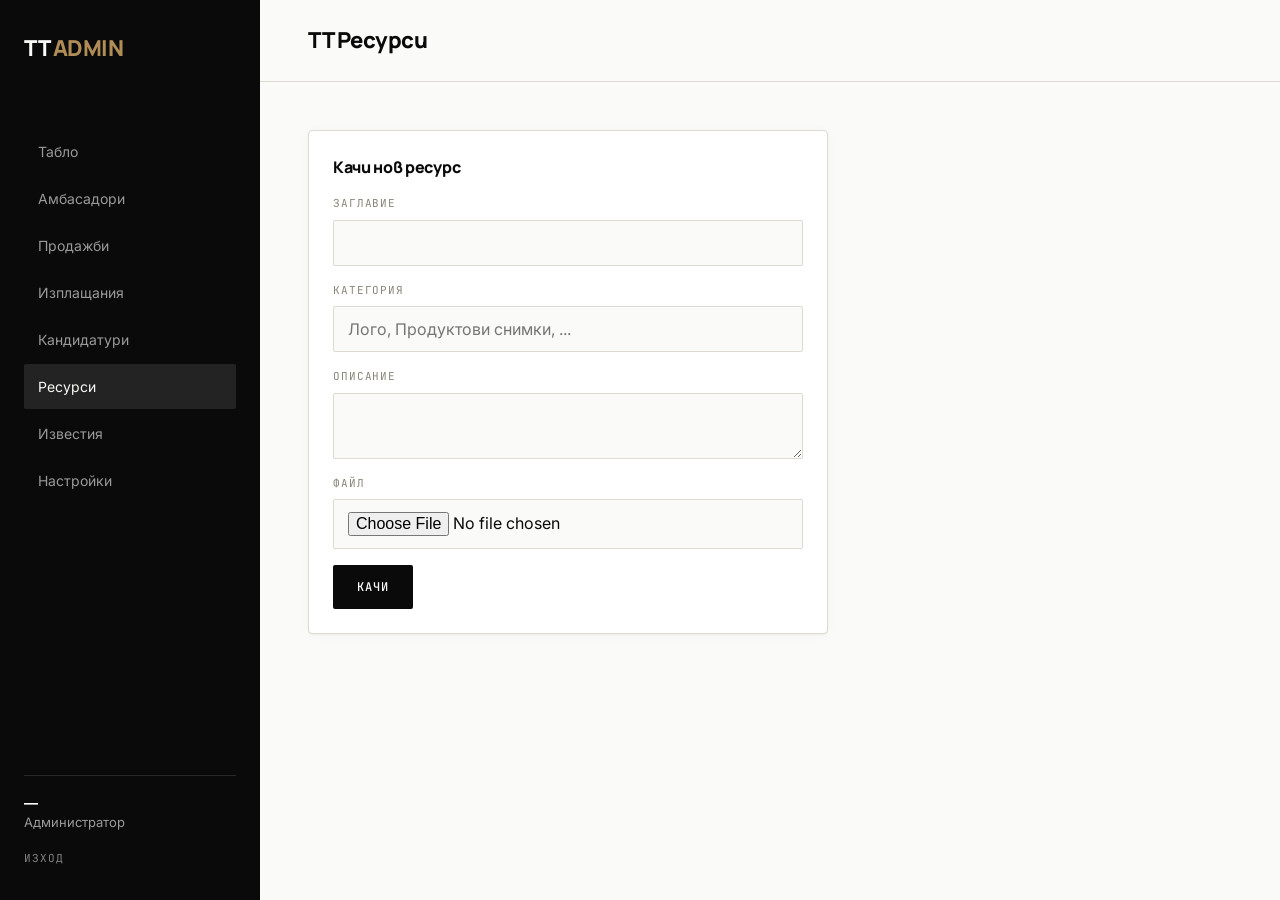
<file: admin/resources.html>
<!doctype html>
<html lang="bg">
<head>
<meta charset="UTF-8" />
<meta name="viewport" content="width=device-width, initial-scale=1.0" />
<title>Ресурси — Администратор</title>
<link rel="stylesheet" href="../css/style.css" />
<link rel="stylesheet" href="../css/dashboard.css" />
<link rel="stylesheet" href="../css/responsive.css" />
<style>
  .resource-grid { display: grid; grid-template-columns: repeat(auto-fill, minmax(220px, 1fr)); gap: var(--space-4); }
  .resource-card { background: #fff; border: 1px solid var(--gray-line); border-radius: var(--radius-md); padding: var(--space-4); }
  .resource-card h3 { font-size: 14px; font-weight: 600; margin-bottom: 4px; }
  .resource-card p { font-size: 12px; color: var(--gray-warm); margin-bottom: var(--space-3); }
</style>
</head>
<body>
<div class="shell">
  <div class="sidebar-backdrop"></div>
  <aside class="sidebar">
    <div class="sidebar-mark">TT <span>ADMIN</span></div>
    <nav class="sidebar-nav">
      <a href="dashboard.html">Табло</a>
      <a href="ambassadors.html">Амбасадори</a>
      <a href="sales.html">Продажби</a>
      <a href="payouts.html">Изплащания</a>
      <a href="applications.html">Кандидатури</a>
      <a href="resources.html" class="active">Ресурси</a>
      <a href="notifications.html">Известия</a>
      <a href="settings.html">Настройки</a>
    </nav>
    <div class="sidebar-footer">
      <div class="sidebar-user"><strong data-user-name>—</strong>Администратор</div>
      <a href="#" class="sidebar-logout" data-logout>Изход</a>
    </div>
  </aside>
  <div>
    <header class="topbar">
      <button class="hamburger" data-hamburger aria-label="Меню">☰</button>
      <h1>TT Ресурси</h1>
      <span></span>
    </header>
    <main class="content">
      <div class="card" style="margin-bottom:var(--space-6); max-width:520px;">
        <h2 style="font-size:16px; margin-bottom:var(--space-4);">Качи нов ресурс</h2>
        <form id="upload-form">
          <div class="field"><label>Заглавие</label><input name="title" required /></div>
          <div class="field"><label>Категория</label><input name="category" placeholder="Лого, Продуктови снимки, ..." /></div>
          <div class="field"><label>Описание</label><textarea name="description" rows="2"></textarea></div>
          <div class="field"><label>Файл</label><input name="file" type="file" required /></div>
          <button type="submit" class="btn btn-primary">КАЧИ</button>
        </form>
      </div>
      <div class="resource-grid" id="resource-grid"></div>
    </main>
  </div>
</div>
<script src="../js/config.js"></script>
<script type="module">
  import { supabase } from "../js/api.js";
  import { initAdminPage, formatDate, toast, friendlyError, confirmAction } from "../js/admin.js";
  const BUCKET = "resources";

  function openEditModal(resource) {
    const overlay = document.createElement("div");
    overlay.className = "modal-overlay";
    overlay.innerHTML = `
      <div class="modal" style="max-width:480px;">
        <h2 style="font-size:20px; margin-bottom:20px;">✎ Редактирай ресурс</h2>
        <form id="edit-resource-form">
          <div class="field"><label>Заглавие</label><input name="title" required value="${resource.title}" /></div>
          <div class="field"><label>Категория</label><input name="category" value="${resource.category || ''}" /></div>
          <div class="field"><label>Описание</label><textarea name="description" rows="3">${resource.description || ''}</textarea></div>
          <div style="display:flex; gap:12px; margin-top:20px;">
            <button type="button" class="btn btn-secondary" data-close>Отказ</button>
            <button type="submit" class="btn btn-primary btn-block">ЗАПАЗИ</button>
          </div>
        </form>
      </div>`;
    document.body.appendChild(overlay);
    overlay.addEventListener("click", (e) => {
      if (e.target === overlay || e.target.dataset.close !== undefined) overlay.remove();
    });

    overlay.querySelector("#edit-resource-form").addEventListener("submit", async (e) => {
      e.preventDefault();
      const form = e.target;
      const btn = form.querySelector('button[type="submit"]');
      btn.disabled = true;
      try {
        const { error } = await supabase.from("resources").update({
          title: form.title.value.trim(),
          category: form.category.value.trim() || null,
          description: form.description.value.trim() || null,
        }).eq("id", resource.id);
        if (error) throw error;
        toast("Ресурсът е обновен успешно.");
        overlay.remove();
        await refresh();
      } catch (err) {
        toast(friendlyError(err), "error");
        btn.disabled = false;
      }
    });
  }

  async function refresh() {
    const { data } = await supabase.from("resources").select("*").order("created_at", { ascending: false });
    const grid = document.getElementById("resource-grid");
    if (!data || data.length === 0) {
      grid.innerHTML = `<div class="empty-state" style="grid-column:1/-1;"><span class="eyebrow">Няма ресурси</span>Качете първия ресурс по-горе.</div>`;
      return;
    }
    grid.innerHTML = data.map((r) => `
<div class="resource-card">
        <div style="aspect-ratio:4/3; background:var(--beige) url('${r.file_url}') center/cover; border-radius:var(--radius-sm); margin-bottom:var(--space-3);"></div>
        <h3>${r.title}</h3>
        <p>${r.category || 'Без категория'} · ${formatDate(r.created_at)}</p>
<div style="display:flex; gap:6px; flex-wrap:wrap; align-items:center;">
<a href="${r.file_url}" target="_blank" rel="noopener" class="btn btn-ghost btn-inline">Отвори</a>
<button class="btn btn-ghost btn-inline" data-edit="${r.id}" title="Редактирай" style="min-width:44px; padding:8px 12px;">✎ Редактирай</button>
<button class="btn btn-danger btn-inline" data-delete="${r.id}">Изтрий</button>
        </div>
      </div>`).join("");

    grid.querySelectorAll("[data-edit]").forEach((btn) => {
      btn.addEventListener("click", async () => {
        const resource = data.find((r) => r.id === btn.dataset.edit);
        openEditModal(resource);
      });
    });
    grid.querySelectorAll("[data-delete]").forEach((btn) => {
      btn.addEventListener("click", async () => {
        const ok = await confirmAction("Сигурни ли сте, че искате да изтриете този ресурс?");
        if (!ok) return;
        const { error } = await supabase.from("resources").delete().eq("id", btn.dataset.delete);
        if (error) { toast(friendlyError(error), "error"); return; }
        toast("Ресурсът е изтрит.");
        await refresh();
      });
    });
  }
  (async () => {
    const profile = await initAdminPage();
    if (!profile) return;
    await refresh();
    document.getElementById("upload-form").addEventListener("submit", async (e) => {
      e.preventDefault();
      const form = e.target;
      const file = form.file.files[0];
      const btn = form.querySelector('button[type="submit"]');
      btn.disabled = true;
      btn.innerHTML = '<span class="spinner"></span>';
      try {
        const path = `${Date.now()}-${file.name}`;
        const { error: uploadErr } = await supabase.storage.from(BUCKET).upload(path, file);
        if (uploadErr) throw uploadErr;
        const { data: urlData } = supabase.storage.from(BUCKET).getPublicUrl(path);
        const { error } = await supabase.from("resources").insert({
          title: form.title.value.trim(),
          description: form.description.value.trim() || null,
          category: form.category.value.trim() || null,
          file_url: urlData.publicUrl,
          created_by: profile.id,
        });
        if (error) throw error;
        toast("Ресурсът е качен успешно.");
        form.reset();
        await refresh();
      } catch (err) {
        toast(friendlyError(err), "error");
      } finally {
        btn.disabled = false;
        btn.textContent = "КАЧИ";
      }
    });
  })();
</script>
</body>
</html>
</file>
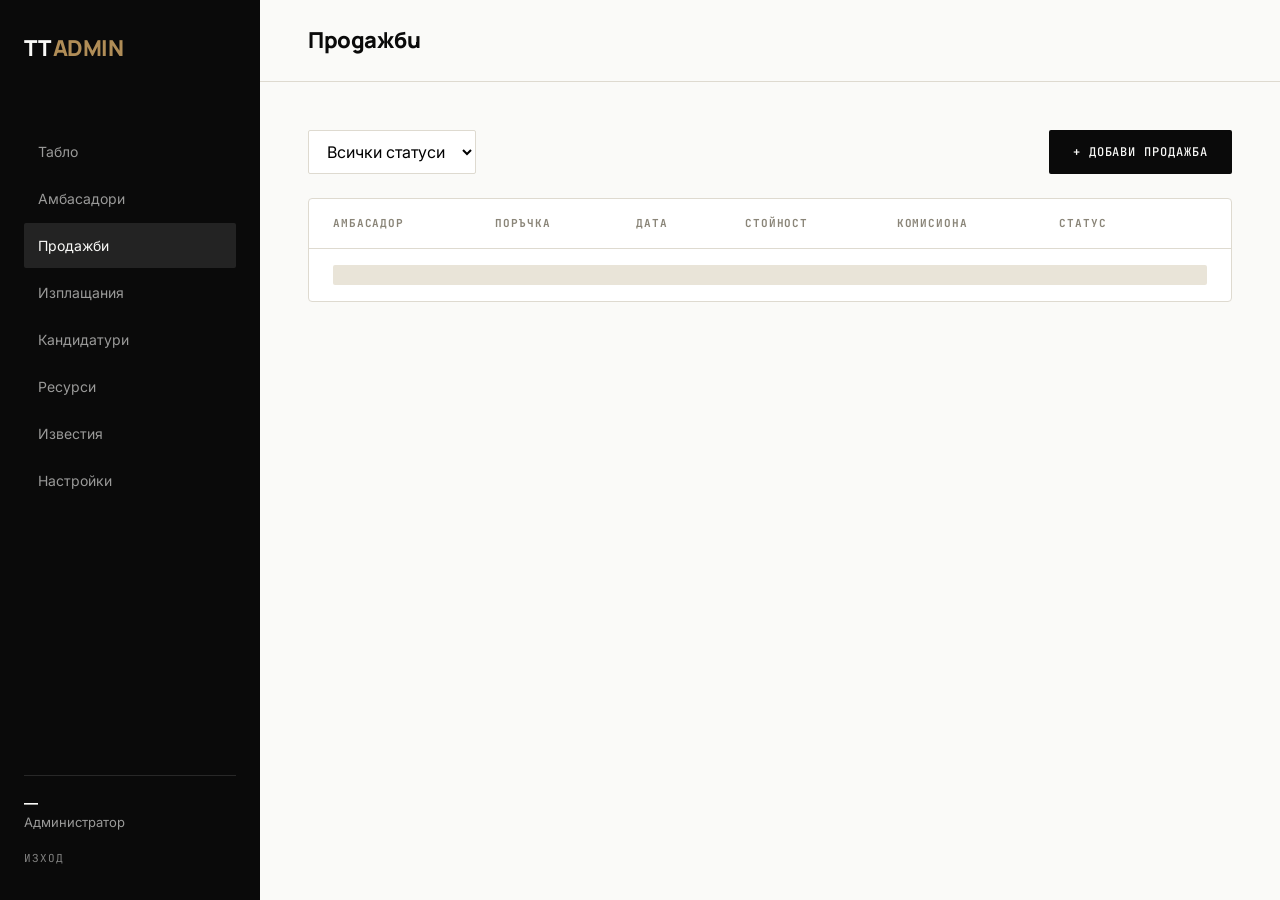
<file: admin/sales.html>
<!doctype html>
<html lang="bg">
<head>
<meta charset="UTF-8" />
<meta name="viewport" content="width=device-width, initial-scale=1.0" />
<title>Продажби — Администратор</title>
<link rel="stylesheet" href="../css/style.css" />
<link rel="stylesheet" href="../css/dashboard.css" />
<link rel="stylesheet" href="../css/responsive.css" />
</head>
<body>
<div class="shell">
  <div class="sidebar-backdrop"></div>
  <aside class="sidebar">
    <div class="sidebar-mark">TT <span>ADMIN</span></div>
    <nav class="sidebar-nav">
      <a href="dashboard.html">Табло</a>
      <a href="ambassadors.html">Амбасадори</a>
      <a href="sales.html" class="active">Продажби</a>
      <a href="payouts.html">Изплащания</a>
      <a href="applications.html">Кандидатури</a>
      <a href="resources.html">Ресурси</a>
      <a href="notifications.html">Известия</a>
      <a href="settings.html">Настройки</a>
    </nav>
    <div class="sidebar-footer">
      <div class="sidebar-user"><strong data-user-name>—</strong>Администратор</div>
      <a href="#" class="sidebar-logout" data-logout>Изход</a>
    </div>
  </aside>

  <div>
    <header class="topbar">
      <button class="hamburger" data-hamburger aria-label="Меню">☰</button>
      <h1>Продажби</h1>
      <span></span>
    </header>

    <main class="content">
      <div class="table-toolbar">
        <select id="status-filter" style="border:1px solid var(--gray-line); padding:10px 14px; border-radius:var(--radius-sm); background:#fff;">
          <option value="">Всички статуси</option>
          <option value="pending">Изчакващи</option>
          <option value="approved">Одобрени</option>
          <option value="cancelled">Отменени</option>
          <option value="rejected">Отказани</option>
        </select>
        <button class="btn btn-primary" id="add-sale-btn">+ ДОБАВИ ПРОДАЖБА</button>
      </div>

      <div class="table-wrap responsive-cards">
        <table>
          <thead>
            <tr><th>Амбасадор</th><th>Поръчка</th><th>Дата</th><th>Стойност</th><th>Комисиона</th><th>Статус</th><th></th></tr>
          </thead>
          <tbody id="sales-body">
            <tr><td colspan="7"><div class="skeleton" style="height:20px;"></div></td></tr>
          </tbody>
        </table>
      </div>
    </main>
  </div>
</div>

<script src="../js/config.js"></script>
<script type="module">
  import {
    initAdminPage, loadAllSales, addSale, updateSale, loadAmbassadorOptions,
    formatBGN, formatDate, toast, friendlyError, confirmAction,
  } from "../js/admin.js";
  import * as AdminModule from "../js/admin.js";

  function labelFor(status) { return { pending: "Изчакваща", approved: "Одобрена", cancelled: "Отменена", rejected: "Отказана" }[status] || status; }

  async function refresh() {
    const status = document.getElementById("status-filter").value;
    const sales = await loadAllSales({ status });
    const tbody = document.getElementById("sales-body");
    if (sales.length === 0) {
      tbody.innerHTML = `<tr><td colspan="7"><div class="empty-state"><span class="eyebrow">Няма продажби</span>Добавете първата продажба.</div></td></tr>`;
      return;
    }
    tbody.innerHTML = sales.map((s) => `
      <tr>
        <td data-label="Амбасадор">${s.profiles?.first_name || ''} ${s.profiles?.last_name || ''}</td>
        <td data-label="Поръчка" class="mono">#${s.order_number}</td>
        <td data-label="Дата">${formatDate(s.sale_date)}</td>
        <td data-label="Стойност" class="mono">${formatBGN(s.sale_value)}</td>
        <td data-label="Комисиона" class="mono">${formatBGN(s.commission_amount)} (${s.commission_rate}%)</td>
        <td data-label="Статус"><span class="pill pill-${s.status}">${labelFor(s.status)}</span></td>
        <td data-label="">
          <select data-status-change="${s.id}" style="border:1px solid var(--gray-line); padding:6px 8px; border-radius:var(--radius-sm); font-size:12px;">
            <option value="pending" ${s.status==='pending'?'selected':''}>Изчакваща</option>
            <option value="approved" ${s.status==='approved'?'selected':''}>Одобрена</option>
            <option value="cancelled" ${s.status==='cancelled'?'selected':''}>Отменена</option>
            <option value="rejected" ${s.status==='rejected'?'selected':''}>Отказана</option>
          </select>
        </td>
      </tr>`).join("");

    tbody.querySelectorAll("[data-status-change]").forEach((sel) => {
      sel.addEventListener("change", async () => {
        const id = sel.dataset.statusChange;
        if (sel.value === "cancelled") {
          const ok = await confirmAction("Сигурни ли сте, че искате да отмените тази продажба?");
          if (!ok) { await refresh(); return; }
        }
        try {
          await updateSale(id, { status: sel.value });
          toast("Статусът е обновен.");
          await refresh();
        } catch (err) {
          toast(friendlyError(err), "error");
        }
      });
    });
  }

  function openAddSaleModal() {
    const overlay = document.createElement("div");
    overlay.className = "modal-overlay";
    overlay.innerHTML = `
      <div class="modal" style="max-width:480px;">
        <h2 style="font-size:20px; margin-bottom:20px;">+ Добави продажба</h2>
        <form id="sale-form">
          <div class="field"><label>Амбасадор</label><select name="ambassador_id" id="sale-ambassador" required></select></div>
          <div class="field"><label>Номер на поръчка</label><input name="order_number" required placeholder="TT-1024" /></div>
          <div class="field"><label>Дата</label><input name="sale_date" type="date" required /></div>
          <div class="field"><label>Стойност на поръчката (€)</label><input name="sale_value" id="sale-value" type="number" min="0.01" step="0.01" required /></div>
          <div class="field"><label>Статус</label>
            <select name="status"><option value="pending">Изчакваща</option><option value="approved">Одобрена</option></select>
          </div>
          <div class="field"><label>Бележка (незадължително)</label><textarea name="note" rows="2"></textarea></div>
          <p class="hint" id="commission-preview" style="margin-bottom:var(--space-4);">Комисиона: —</p>
          <div style="display:flex; gap:12px;">
            <button type="button" class="btn btn-secondary" data-close>Отказ</button>
            <button type="submit" class="btn btn-primary btn-block">ДОБАВИ</button>
          </div>
        </form>
      </div>`;
    document.body.appendChild(overlay);
    overlay.addEventListener("click", (e) => { if (e.target === overlay || e.target.dataset.close !== undefined) overlay.remove(); });

    const ambassadorSelect = overlay.querySelector("#sale-ambassador");
    loadAmbassadorOptions(ambassadorSelect).then(updatePreview);

    const valueInput = overlay.querySelector("#sale-value");
    const preview = overlay.querySelector("#commission-preview");
    function updatePreview() {
      const rate = Number(ambassadorSelect.selectedOptions[0]?.dataset.rate || 0);
      const value = Number(valueInput.value || 0);
      preview.textContent = `Комисиона: ${(value * rate / 100).toFixed(2)} € (${rate}%)`;
    }
    ambassadorSelect.addEventListener("change", updatePreview);
    valueInput.addEventListener("input", updatePreview);

    overlay.querySelector("#sale-form").addEventListener("submit", async (e) => {
      e.preventDefault();
      const form = e.target;
      const btn = form.querySelector('button[type="submit"]');
      btn.disabled = true; btn.innerHTML = '<span class="spinner"></span>';
      try {
        await addSale({
          ambassador_id: form.ambassador_id.value,
          order_number: form.order_number.value.trim(),
          sale_date: form.sale_date.value,
          sale_value: Number(form.sale_value.value),
          status: form.status.value,
          note: form.note.value.trim() || null,
          created_by: AdminModule.adminProfile?.id,
        });
        toast("Продажбата е добавена успешно.");
        overlay.remove();
        await refresh();
      } catch (err) {
        toast(friendlyError(err), "error");
        btn.disabled = false; btn.textContent = "ДОБАВИ";
      }
    });
  }

  (async () => {
    const profile = await initAdminPage();
    if (!profile) return;
    await refresh();
    document.getElementById("status-filter").addEventListener("change", refresh);
    document.getElementById("add-sale-btn").addEventListener("click", openAddSaleModal);
  })();
</script>
</body>
</html>
</file>
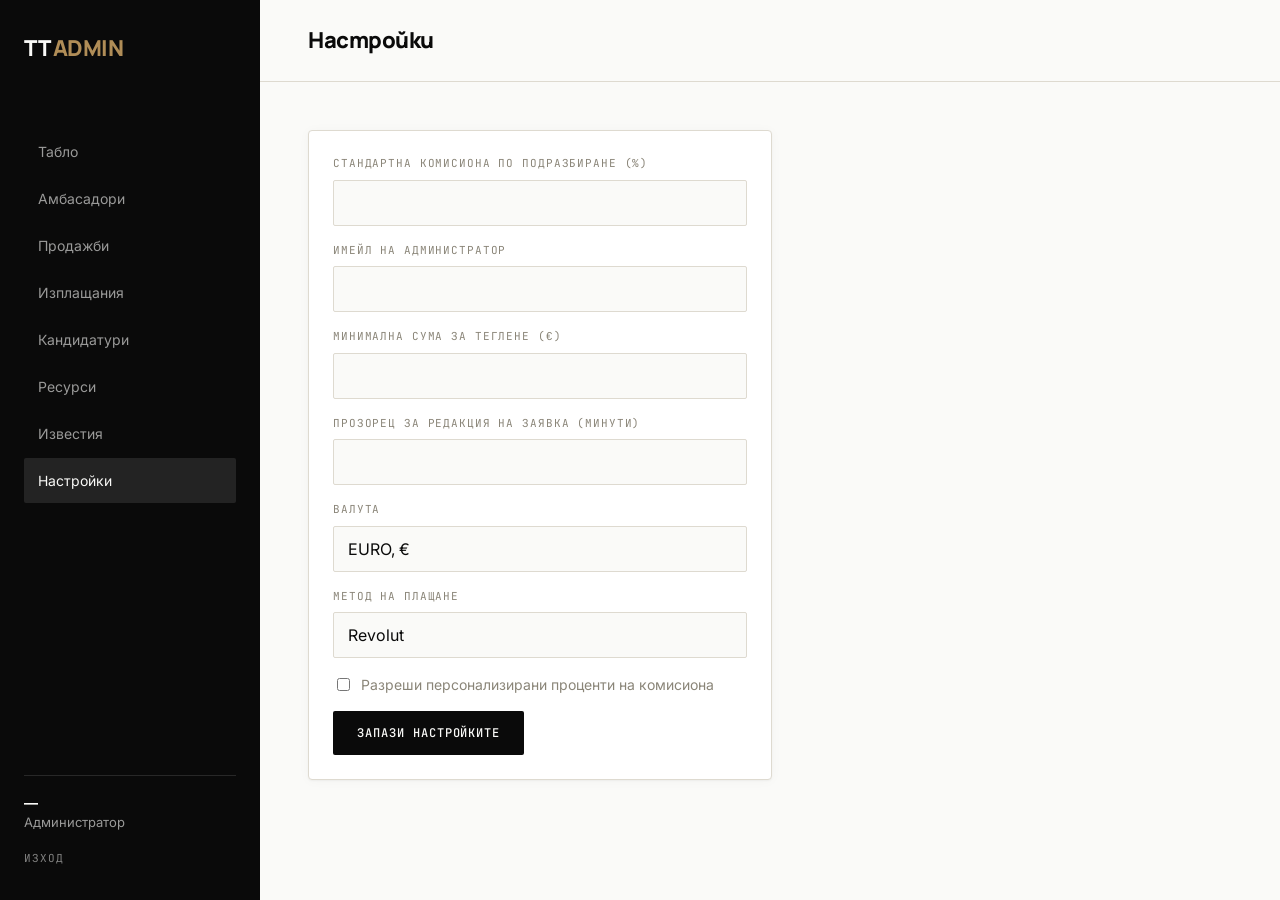
<file: admin/settings.html>
<!doctype html>
<html lang="bg">
<head>
<meta charset="UTF-8" />
<meta name="viewport" content="width=device-width, initial-scale=1.0" />
<title>Настройки — Администратор</title>
<link rel="stylesheet" href="../css/style.css" />
<link rel="stylesheet" href="../css/dashboard.css" />
<link rel="stylesheet" href="../css/responsive.css" />
</head>
<body>
<div class="shell">
  <div class="sidebar-backdrop"></div>
  <aside class="sidebar">
    <div class="sidebar-mark">TT <span>ADMIN</span></div>
    <nav class="sidebar-nav">
      <a href="dashboard.html">Табло</a>
      <a href="ambassadors.html">Амбасадори</a>
      <a href="sales.html">Продажби</a>
      <a href="payouts.html">Изплащания</a>
      <a href="applications.html">Кандидатури</a>
      <a href="resources.html">Ресурси</a>
      <a href="notifications.html">Известия</a>
      <a href="settings.html" class="active">Настройки</a>
    </nav>
    <div class="sidebar-footer">
      <div class="sidebar-user"><strong data-user-name>—</strong>Администратор</div>
      <a href="#" class="sidebar-logout" data-logout>Изход</a>
    </div>
  </aside>

  <div>
    <header class="topbar">
      <button class="hamburger" data-hamburger aria-label="Меню">☰</button>
      <h1>Настройки</h1>
      <span></span>
    </header>

    <main class="content" style="max-width:560px;">
      <div class="card">
        <form id="settings-form">
          <div class="field"><label>Стандартна комисиона по подразбиране (%)</label><input name="default_commission_rate" type="number" step="0.01" min="0" max="100" /></div>
          <div class="field"><label>Имейл на администратор</label><input name="admin_email" type="email" required /></div>
          <div class="field"><label>Минимална сума за теглене (€)</label><input name="minimum_payout_amount" type="number" step="0.01" min="0" /></div>
          <div class="field"><label>Прозорец за редакция на заявка (минути)</label><input name="payout_editing_window_minutes" type="number" min="1" /></div>
          <div class="field"><label>Валута</label><input name="currency" value="EURO, €" disabled /></div>
          <div class="field"><label>Метод на плащане</label><input name="payment_method" value="Revolut" disabled /></div>
          <div class="field">
            <label style="display:flex; align-items:center; gap:8px; text-transform:none; letter-spacing:normal; font-family:var(--font-body); font-size:14px;">
              <input type="checkbox" name="allow_custom_commission_rates" style="min-height:auto; width:auto;" />
              Разреши персонализирани проценти на комисиона
            </label>
          </div>
          <button type="submit" class="btn btn-primary">ЗАПАЗИ НАСТРОЙКИТЕ</button>
        </form>
      </div>
    </main>
  </div>
</div>

<script src="../js/config.js"></script>
<script type="module">
  import { supabase } from "../js/api.js";
  import { initAdminPage, toast, friendlyError } from "../js/admin.js";

  (async () => {
    const profile = await initAdminPage();
    if (!profile) return;

    const { data } = await supabase.from("settings").select("*").eq("id", 1).single();
    const form = document.getElementById("settings-form");
    if (data) {
      form.default_commission_rate.value = data.default_commission_rate;
      form.admin_email.value = data.admin_email;
      form.minimum_payout_amount.value = data.minimum_payout_amount;
      form.payout_editing_window_minutes.value = data.payout_editing_window_minutes;
      form.allow_custom_commission_rates.checked = data.allow_custom_commission_rates;
    }

    form.addEventListener("submit", async (e) => {
      e.preventDefault();
      const btn = form.querySelector('button[type="submit"]');
      btn.disabled = true;
      try {
        const { error } = await supabase.from("settings").update({
          default_commission_rate: Number(form.default_commission_rate.value),
          admin_email: form.admin_email.value.trim(),
          minimum_payout_amount: Number(form.minimum_payout_amount.value),
          payout_editing_window_minutes: Number(form.payout_editing_window_minutes.value),
          allow_custom_commission_rates: form.allow_custom_commission_rates.checked,
        }).eq("id", 1);
        if (error) throw error;
        toast("Настройките са запазени.");
      } catch (err) {
        toast(friendlyError(err), "error");
      } finally {
        btn.disabled = false;
      }
    });
  })();
</script>
</body>
</html>
</file>
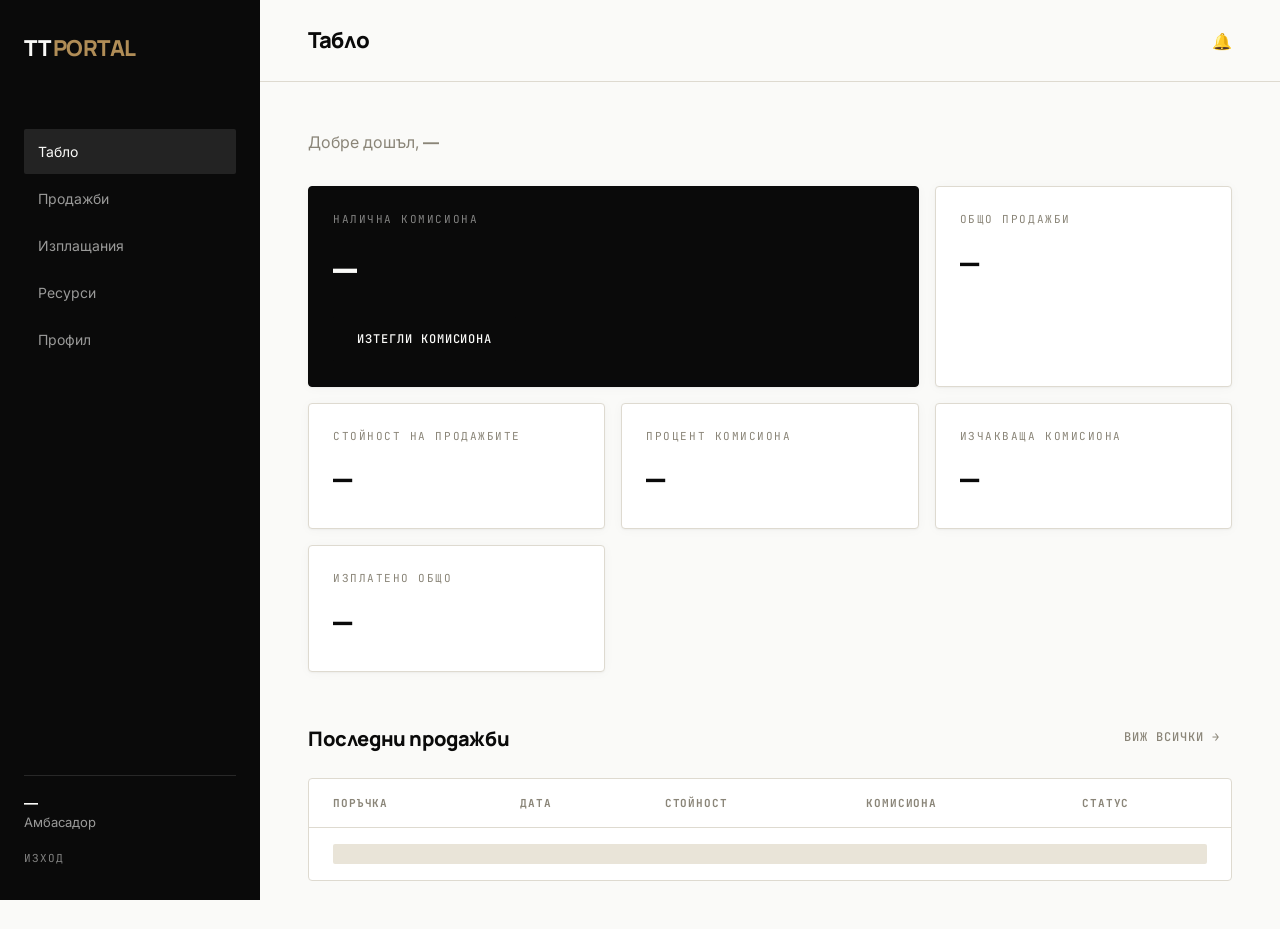
<file: ambassador/dashboard.html>
<!doctype html>
<html lang="bg">
<head>
<meta charset="UTF-8" />
<meta name="viewport" content="width=device-width, initial-scale=1.0" />
<title>Табло — TT Ambassador Portal</title>
<link rel="stylesheet" href="../css/style.css" />
<link rel="stylesheet" href="../css/dashboard.css" />
<link rel="stylesheet" href="../css/responsive.css" />
</head>
<body>
<div class="shell">
  <div class="sidebar-backdrop" data-hamburger-backdrop></div>
  <aside class="sidebar">
    <div class="sidebar-mark">TT <span>PORTAL</span></div>
    <nav class="sidebar-nav">
      <a href="dashboard.html" class="active">Табло</a>
      <a href="sales.html">Продажби</a>
      <a href="payouts.html">Изплащания</a>
      <a href="resources.html">Ресурси</a>
      <a href="profile.html">Профил</a>
    </nav>
    <div class="sidebar-footer">
      <div class="sidebar-user"><strong data-user-name>—</strong>Амбасадор</div>
      <a href="#" class="sidebar-logout" data-logout>Изход</a>
    </div>
  </aside>

  <div>
    <header class="topbar">
      <button class="hamburger" data-hamburger aria-label="Меню">☰</button>
      <h1>Табло</h1>
      <a href="#" class="notif-bell" aria-label="Известия">
        🔔<span class="notif-badge" data-notif-badge style="display:none;"></span>
      </a>
    </header>

    <main class="content">
      <p style="margin-bottom:var(--space-6); color:var(--gray-warm);">Добре дошъл, <strong data-user-first-name>—</strong></p>

      <div class="stat-grid">
        <div class="stat-card featured">
          <div class="eyebrow">Налична комисиона</div>
          <div class="value mono" id="stat-available">—</div>
          <a href="payouts.html" class="btn btn-primary">ИЗТЕГЛИ КОМИСИОНА</a>
        </div>
        <div class="stat-card">
          <div class="eyebrow">Общо продажби</div>
          <div class="value mono" id="stat-total-sales">—</div>
        </div>
        <div class="stat-card">
          <div class="eyebrow">Стойност на продажбите</div>
          <div class="value mono" id="stat-sales-value">—</div>
        </div>
        <div class="stat-card">
          <div class="eyebrow">Процент комисиона</div>
          <div class="value mono" id="stat-commission-rate">—</div>
        </div>
        <div class="stat-card">
          <div class="eyebrow">Изчакваща комисиона</div>
          <div class="value mono" id="stat-pending">—</div>
        </div>
        <div class="stat-card">
          <div class="eyebrow">Изплатено общо</div>
          <div class="value mono" id="stat-paid">—</div>
        </div>
      </div>

      <div class="section-head">
        <h2 style="font-size:20px;">Последни продажби</h2>
        <a href="sales.html" class="btn btn-ghost">Виж всички →</a>
      </div>
      <div class="table-wrap responsive-cards">
        <table>
          <thead>
            <tr><th>Поръчка</th><th>Дата</th><th>Стойност</th><th>Комисиона</th><th>Статус</th></tr>
          </thead>
          <tbody id="recent-sales-body">
            <tr><td colspan="5"><div class="skeleton" style="height:20px;"></div></td></tr>
          </tbody>
        </table>
      </div>
    </main>
  </div>
</div>

<script src="../js/config.js"></script>
<script type="module" src="../js/dashboard.js"></script>
</body>
</html>
</file>
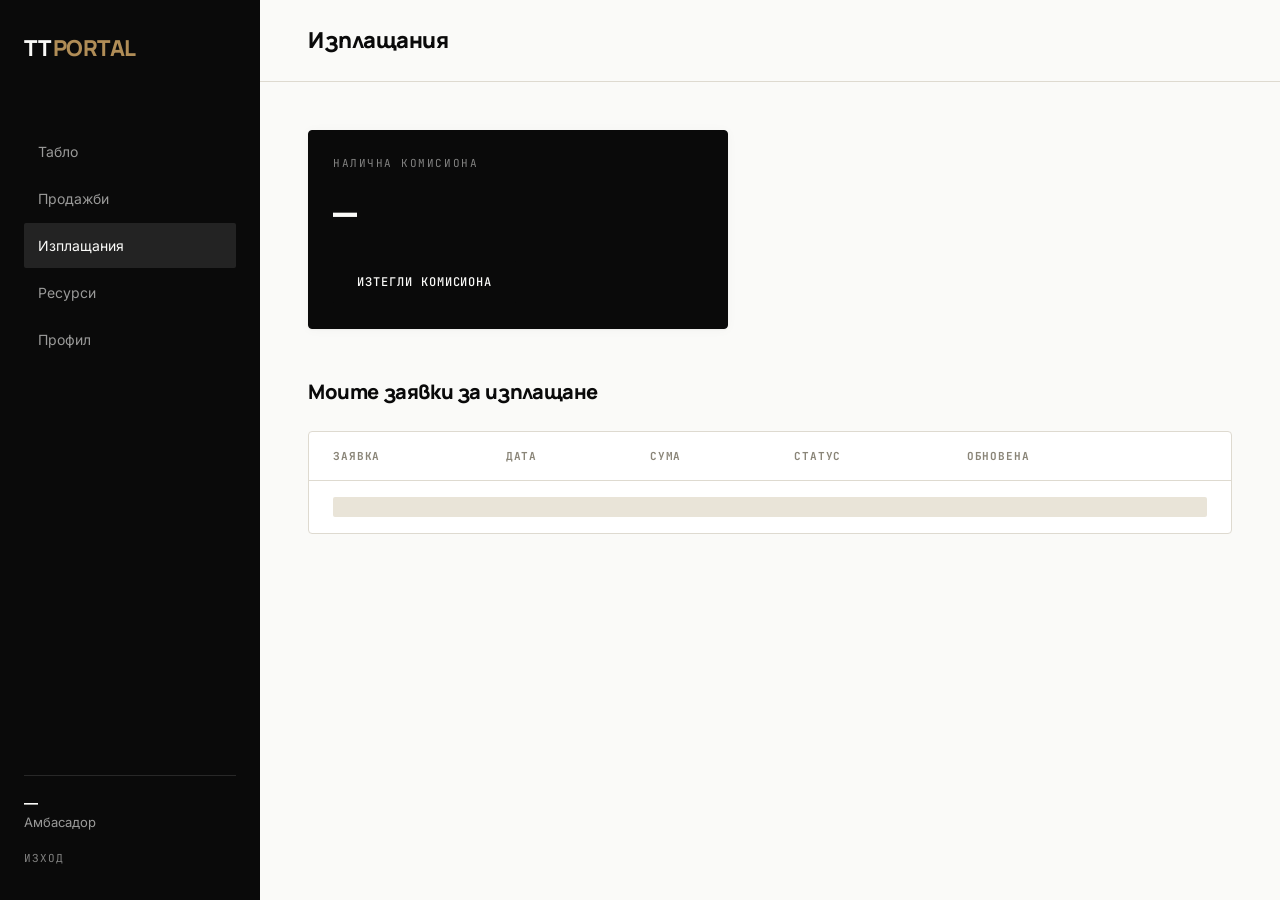
<file: ambassador/payouts.html>
<!doctype html>
<html lang="bg">
<head>
<meta charset="UTF-8" />
<meta name="viewport" content="width=device-width, initial-scale=1.0" />
<title>Изплащания — TT Ambassador Portal</title>
<link rel="stylesheet" href="../css/style.css" />
<link rel="stylesheet" href="../css/dashboard.css" />
<link rel="stylesheet" href="../css/responsive.css" />
</head>
<body>
<div class="shell">
  <div class="sidebar-backdrop"></div>
  <aside class="sidebar">
    <div class="sidebar-mark">TT <span>PORTAL</span></div>
    <nav class="sidebar-nav">
      <a href="dashboard.html">Табло</a>
      <a href="sales.html">Продажби</a>
      <a href="payouts.html" class="active">Изплащания</a>
      <a href="resources.html">Ресурси</a>
      <a href="profile.html">Профил</a>
    </nav>
    <div class="sidebar-footer">
      <div class="sidebar-user"><strong data-user-name>—</strong>Амбасадор</div>
      <a href="#" class="sidebar-logout" data-logout>Изход</a>
    </div>
  </aside>

  <div>
    <header class="topbar">
      <button class="hamburger" data-hamburger aria-label="Меню">☰</button>
      <h1>Изплащания</h1>
      <span></span>
    </header>

    <main class="content">
      <div class="stat-card featured" style="margin-bottom:var(--space-7); max-width:420px;">
        <div class="eyebrow">Налична комисиона</div>
        <div class="value mono" id="available-balance">—</div>
        <button class="btn btn-primary" id="withdraw-btn">ИЗТЕГЛИ КОМИСИОНА</button>
      </div>

      <div class="section-head">
        <h2 style="font-size:20px;">Моите заявки за изплащане</h2>
      </div>
      <div class="table-wrap responsive-cards">
        <table>
          <thead>
            <tr><th>Заявка</th><th>Дата</th><th>Сума</th><th>Статус</th><th>Обновена</th><th></th></tr>
          </thead>
          <tbody id="payouts-body">
            <tr><td colspan="6"><div class="skeleton" style="height:20px;"></div></td></tr>
          </tbody>
        </table>
      </div>
    </main>
  </div>
</div>

<script src="../js/config.js"></script>
<script type="module" src="../js/payouts.js"></script>
</body>
</html>
</file>
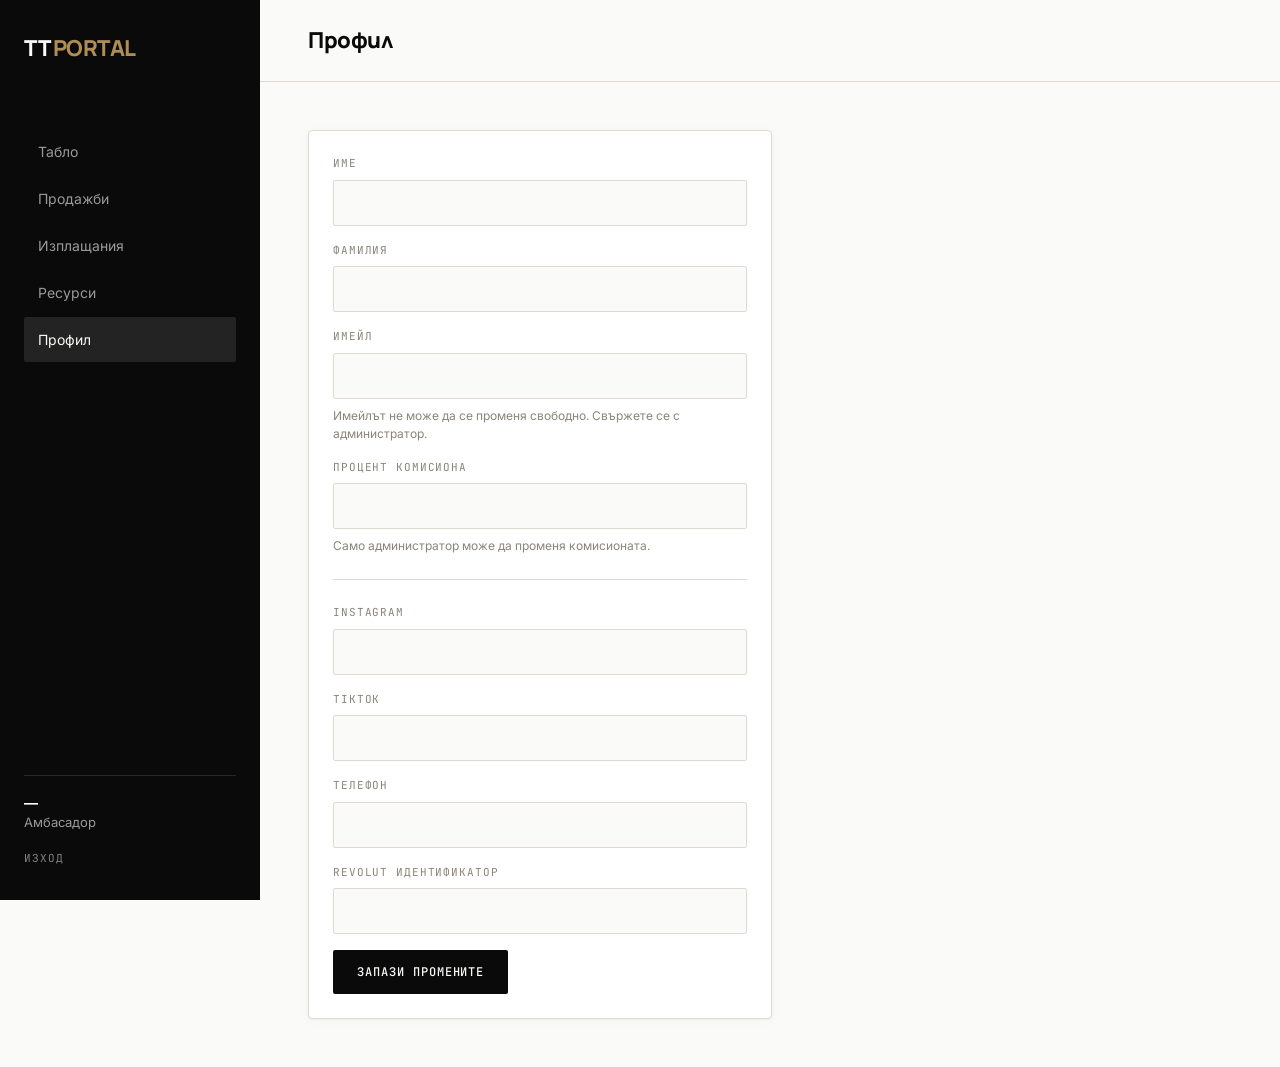
<file: ambassador/profile.html>
<!doctype html>
<html lang="bg">
<head>
<meta charset="UTF-8" />
<meta name="viewport" content="width=device-width, initial-scale=1.0" />
<title>Профил — TT Ambassador Portal</title>
<link rel="stylesheet" href="../css/style.css" />
<link rel="stylesheet" href="../css/dashboard.css" />
<link rel="stylesheet" href="../css/responsive.css" />
</head>
<body>
<div class="shell">
  <div class="sidebar-backdrop"></div>
  <aside class="sidebar">
    <div class="sidebar-mark">TT <span>PORTAL</span></div>
    <nav class="sidebar-nav">
      <a href="dashboard.html">Табло</a>
      <a href="sales.html">Продажби</a>
      <a href="payouts.html">Изплащания</a>
      <a href="resources.html">Ресурси</a>
      <a href="profile.html" class="active">Профил</a>
    </nav>
    <div class="sidebar-footer">
      <div class="sidebar-user"><strong data-user-name>—</strong>Амбасадор</div>
      <a href="#" class="sidebar-logout" data-logout>Изход</a>
    </div>
  </aside>

  <div>
    <header class="topbar">
      <button class="hamburger" data-hamburger aria-label="Меню">☰</button>
      <h1>Профил</h1>
      <span></span>
    </header>

    <main class="content" style="max-width:560px;">
      <div class="card">
        <form id="profile-form">
          <div class="field"><label>Име</label><input value="" disabled id="pf-first" /></div>
          <div class="field"><label>Фамилия</label><input value="" disabled id="pf-last" /></div>
          <div class="field"><label>Имейл</label><input value="" disabled id="pf-email" /><span class="hint">Имейлът не може да се променя свободно. Свържете се с администратор.</span></div>
          <div class="field"><label>Процент комисиона</label><input value="" disabled id="pf-rate" /><span class="hint">Само администратор може да променя комисионата.</span></div>
          <hr style="border:none; border-top:1px solid var(--gray-line); margin:var(--space-5) 0;" />
          <div class="field"><label for="pf-ig">Instagram</label><input id="pf-ig" name="instagram" /></div>
          <div class="field"><label for="pf-tt">TikTok</label><input id="pf-tt" name="tiktok" /></div>
          <div class="field"><label for="pf-phone">Телефон</label><input id="pf-phone" name="phone" /></div>
          <div class="field"><label for="pf-revolut">Revolut идентификатор</label><input id="pf-revolut" name="revolut_identifier" /></div>
          <button type="submit" class="btn btn-primary">ЗАПАЗИ ПРОМЕНИТЕ</button>
        </form>
      </div>
    </main>
  </div>
</div>

<script src="../js/config.js"></script>
<script type="module">
  import { supabase, toast, friendlyError } from "../js/api.js";
  import { requireAuth, bindSidebarToggle, getCurrentProfile } from "../js/auth.js";

  (async function () {
    const profile = await requireAuth("ambassador");
    if (!profile) return;
    bindSidebarToggle();

    document.getElementById("pf-first").value = profile.first_name;
    document.getElementById("pf-last").value = profile.last_name;
    document.getElementById("pf-email").value = profile.email;
    document.getElementById("pf-rate").value = profile.commission_rate + "%";
    document.getElementById("pf-ig").value = profile.instagram || "";
    document.getElementById("pf-tt").value = profile.tiktok || "";
    document.getElementById("pf-phone").value = profile.phone || "";
    document.getElementById("pf-revolut").value = profile.revolut_identifier || "";

    document.getElementById("profile-form").addEventListener("submit", async (e) => {
      e.preventDefault();
      const btn = e.target.querySelector('button[type="submit"]');
      btn.disabled = true;
      try {
        const { error } = await supabase.from("profiles").update({
          instagram: document.getElementById("pf-ig").value.trim() || null,
          tiktok: document.getElementById("pf-tt").value.trim() || null,
          phone: document.getElementById("pf-phone").value.trim() || null,
          revolut_identifier: document.getElementById("pf-revolut").value.trim() || null,
        }).eq("id", profile.id);
        if (error) throw error;
        toast("Профилът е обновен успешно.");
      } catch (err) {
        toast(friendlyError(err), "error");
      } finally {
        btn.disabled = false;
      }
    });
  })();
</script>
</body>
</html>
</file>
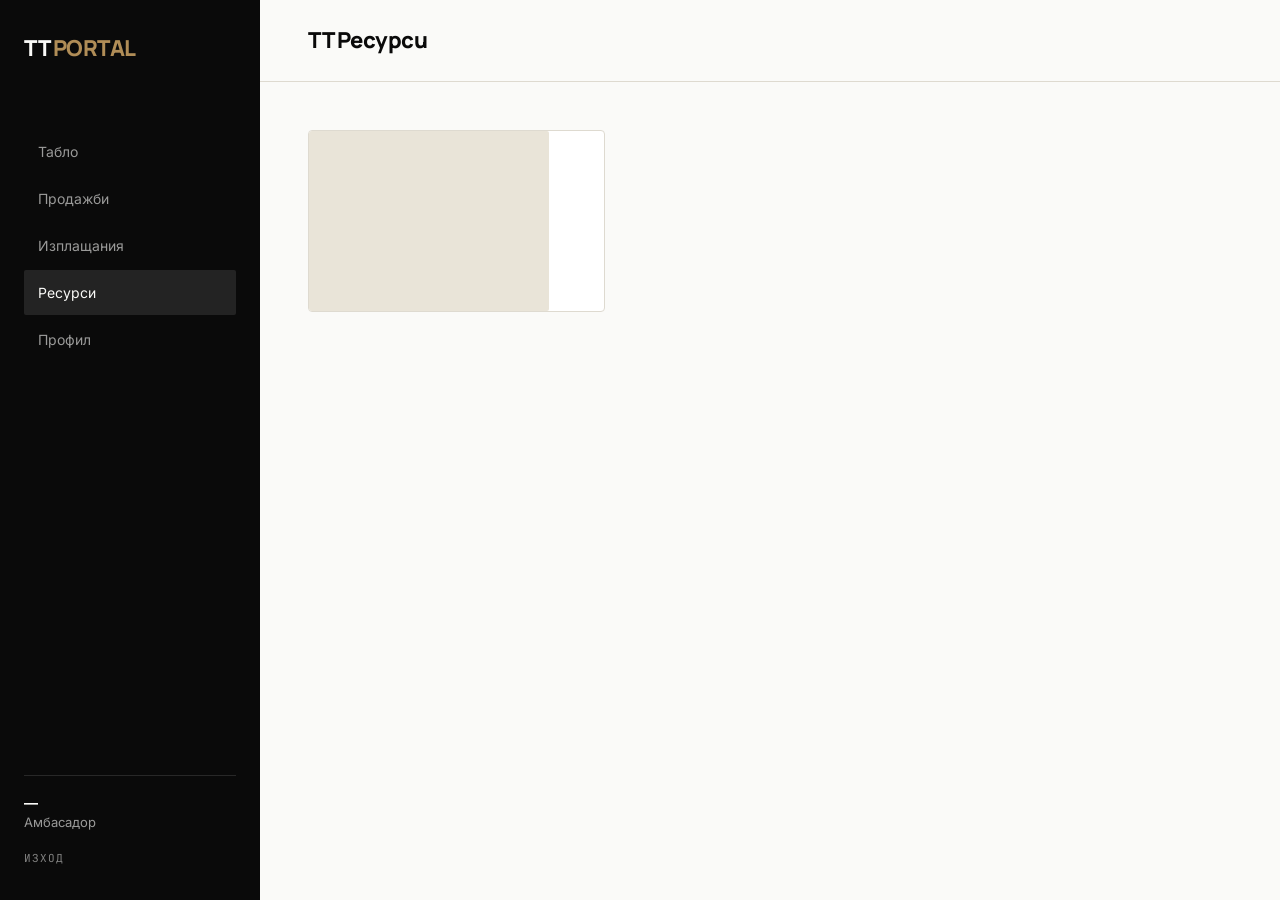
<file: ambassador/resources.html>
<!doctype html>
<html lang="bg">
<head>
<meta charset="UTF-8" />
<meta name="viewport" content="width=device-width, initial-scale=1.0" />
<title>Ресурси — TT Ambassador Portal</title>
<link rel="stylesheet" href="../css/style.css" />
<link rel="stylesheet" href="../css/dashboard.css" />
<link rel="stylesheet" href="../css/responsive.css" />
<style>
  .resource-grid { display: grid; grid-template-columns: repeat(auto-fill, minmax(240px, 1fr)); gap: var(--space-4); }
  .resource-card { background: #fff; border: 1px solid var(--gray-line); border-radius: var(--radius-md); overflow: hidden; }
  .resource-card .thumb { aspect-ratio: 4/3; background: var(--beige); display:flex; align-items:center; justify-content:center; color: var(--gray-warm); font-family: var(--font-mono); font-size: 12px; }
  .resource-card .body { padding: var(--space-4); }
  .resource-card h3 { font-size: 14px; font-weight: 600; margin-bottom: 4px; }
  .resource-card p { font-size: 12px; color: var(--gray-warm); }
</style>
</head>
<body>
<div class="shell">
  <div class="sidebar-backdrop"></div>
  <aside class="sidebar">
    <div class="sidebar-mark">TT <span>PORTAL</span></div>
    <nav class="sidebar-nav">
      <a href="dashboard.html">Табло</a>
      <a href="sales.html">Продажби</a>
      <a href="payouts.html">Изплащания</a>
      <a href="resources.html" class="active">Ресурси</a>
      <a href="profile.html">Профил</a>
    </nav>
    <div class="sidebar-footer">
      <div class="sidebar-user"><strong data-user-name>—</strong>Амбасадор</div>
      <a href="#" class="sidebar-logout" data-logout>Изход</a>
    </div>
  </aside>

  <div>
    <header class="topbar">
      <button class="hamburger" data-hamburger aria-label="Меню">☰</button>
      <h1>TT Ресурси</h1>
      <span></span>
    </header>

    <main class="content">
      <div class="resource-grid" id="resource-grid">
        <div class="resource-card"><div class="thumb skeleton" style="height:180px;"></div></div>
      </div>
    </main>
  </div>
</div>

<script src="../js/config.js"></script>
<script type="module">
  import { supabase } from "../js/api.js";
  import { requireAuth, bindSidebarToggle } from "../js/auth.js";

  (async function () {
    const profile = await requireAuth("ambassador");
    if (!profile) return;
    bindSidebarToggle();

    const { data } = await supabase.from("resources").select("*").order("created_at", { ascending: false });
    const grid = document.getElementById("resource-grid");
    if (!data || data.length === 0) {
      grid.innerHTML = `<div class="empty-state" style="grid-column:1/-1;"><span class="eyebrow">Няма ресурси</span>Администраторът все още не е качил материали.</div>`;
      return;
    }
    grid.innerHTML = data.map((r) => `
      <div class="resource-card">
        <a href="${r.file_url}" target="_blank" rel="noopener">
<div class="thumb" style="background-image:url('${r.file_url}'); background-size:cover; background-position:center;"></div>
</a>
        <div class="body">
          <h3>${r.title}</h3>
          <p>${r.description || ''}</p>
        </div>
      </div>`).join("");
  })();
</script>
</body>
</html>
</file>
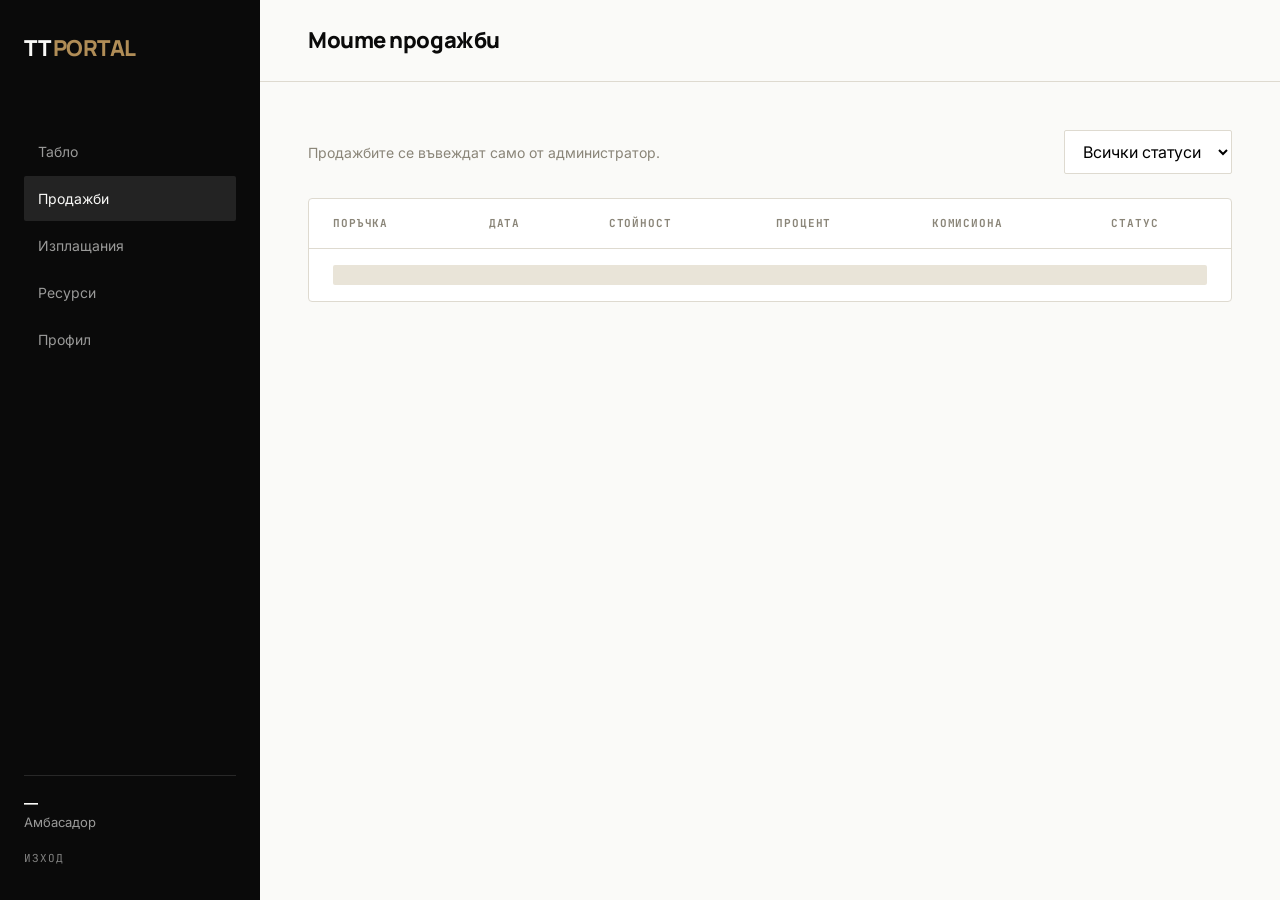
<file: ambassador/sales.html>
<!doctype html>
<html lang="bg">
<head>
<meta charset="UTF-8" />
<meta name="viewport" content="width=device-width, initial-scale=1.0" />
<title>Продажби — TT Ambassador Portal</title>
<link rel="stylesheet" href="../css/style.css" />
<link rel="stylesheet" href="../css/dashboard.css" />
<link rel="stylesheet" href="../css/responsive.css" />
</head>
<body>
<div class="shell">
  <div class="sidebar-backdrop"></div>
  <aside class="sidebar">
    <div class="sidebar-mark">TT <span>PORTAL</span></div>
    <nav class="sidebar-nav">
      <a href="dashboard.html">Табло</a>
      <a href="sales.html" class="active">Продажби</a>
      <a href="payouts.html">Изплащания</a>
      <a href="resources.html">Ресурси</a>
      <a href="profile.html">Профил</a>
    </nav>
    <div class="sidebar-footer">
      <div class="sidebar-user"><strong data-user-name>—</strong>Амбасадор</div>
      <a href="#" class="sidebar-logout" data-logout>Изход</a>
    </div>
  </aside>

  <div>
    <header class="topbar">
      <button class="hamburger" data-hamburger aria-label="Меню">☰</button>
      <h1>Моите продажби</h1>
      <span></span>
    </header>

    <main class="content">
      <div class="table-toolbar">
        <p style="color:var(--gray-warm); font-size:14px;">Продажбите се въвеждат само от администратор.</p>
        <select id="status-filter" style="border:1px solid var(--gray-line); padding:10px 14px; border-radius:var(--radius-sm); background:#fff;">
          <option value="">Всички статуси</option>
          <option value="pending">Изчакващи</option>
          <option value="approved">Одобрени</option>
          <option value="cancelled">Отменени</option>
          <option value="rejected">Отказани</option>
        </select>
      </div>

      <div class="table-wrap responsive-cards">
        <table>
          <thead>
            <tr>
              <th>Поръчка</th><th>Дата</th><th>Стойност</th><th>Процент</th><th>Комисиона</th><th>Статус</th>
            </tr>
          </thead>
          <tbody id="sales-body">
            <tr><td colspan="6"><div class="skeleton" style="height:20px;"></div></td></tr>
          </tbody>
        </table>
      </div>
    </main>
  </div>
</div>

<script src="../js/config.js"></script>
<script type="module" src="../js/sales.js"></script>
</body>
</html>
</file>
<file: css/style.css>
/* ==========================================================
   TT AMBASSADOR PORTAL — Core design system
   ========================================================== */

@import url('https://fonts.googleapis.com/css2?family=Manrope:wght@400;500;600;700;800&family=Inter:wght@400;500;600&family=JetBrains+Mono:wght@400;500;600&display=swap');

:root {
  /* Palette */
  --ink: #0A0A0A;
  --bone: #FAFAF8;
  --charcoal: #1C1C1B;
  --gray-warm: #8A8578;
  --gray-line: #DEDAD0;
  --beige: #E9E4D8;
  --brass: #B08D57;
  --red: #A3352B;
  --green: #3C5C3E;

  /* Type */
  --font-display: 'Manrope', sans-serif;
  --font-body: 'Inter', sans-serif;
  --font-mono: 'JetBrains Mono', monospace;

  /* Spacing scale */
  --space-1: 4px;
  --space-2: 8px;
  --space-3: 12px;
  --space-4: 16px;
  --space-5: 24px;
  --space-6: 32px;
  --space-7: 48px;
  --space-8: 64px;
  --space-9: 96px;

  --radius-sm: 2px;
  --radius-md: 4px;
  --shadow-card: 0 1px 2px rgba(10,10,10,0.04), 0 1px 12px rgba(10,10,10,0.03);
  --transition: 160ms cubic-bezier(0.4, 0, 0.2, 1);
}

* { box-sizing: border-box; }

html { -webkit-text-size-adjust: 100%; }

body {
  margin: 0;
  font-family: var(--font-body);
  background: var(--bone);
  color: var(--ink);
  -webkit-font-smoothing: antialiased;
  line-height: 1.5;
}

h1, h2, h3, h4 {
  font-family: var(--font-display);
  font-weight: 800;
  letter-spacing: -0.02em;
  margin: 0;
  color: var(--ink);
}

p { margin: 0; }

a { color: inherit; text-decoration: none; }

img { max-width: 100%; display: block; }

button, input, select, textarea { font-family: inherit; font-size: inherit; }

button {
  cursor: pointer;
  border: none;
  background: none;
}

button:disabled { cursor: not-allowed; opacity: 0.5; }

.mono { font-family: var(--font-mono); font-feature-settings: "tnum"; }

.eyebrow {
  font-family: var(--font-mono);
  font-size: 11px;
  letter-spacing: 0.14em;
  text-transform: uppercase;
  color: var(--gray-warm);
}

/* Focus visibility (accessibility floor) */
a:focus-visible, button:focus-visible, input:focus-visible,
select:focus-visible, textarea:focus-visible {
  outline: 2px solid var(--ink);
  outline-offset: 2px;
}

@media (prefers-reduced-motion: reduce) {
  * { animation: none !important; transition: none !important; }
}

/* ---------------- Buttons ---------------- */
.btn {
  display: inline-flex;
  align-items: center;
  justify-content: center;
  gap: var(--space-2);
  padding: 14px 24px;
  min-height: 44px;
  font-family: var(--font-mono);
  font-size: 12px;
  font-weight: 500;
  letter-spacing: 0.08em;
  text-transform: uppercase;
  border-radius: var(--radius-sm);
  transition: background var(--transition), color var(--transition), border-color var(--transition);
  white-space: nowrap;
}

.btn-primary {
  background: var(--ink);
  color: var(--bone);
}
.btn-primary:hover:not(:disabled) { background: var(--charcoal); }

.btn-secondary {
  background: transparent;
  color: var(--ink);
  border: 1px solid var(--ink);
}
.btn-secondary:hover:not(:disabled) { background: var(--ink); color: var(--bone); }

.btn-ghost {
  background: transparent;
  color: var(--gray-warm);
  padding: 8px 12px;
  min-height: auto;
}
.btn-ghost:hover:not(:disabled) { color: var(--ink); }

.btn-danger {
  background: transparent;
  color: var(--red);
  border: 1px solid var(--red);
}
.btn-danger:hover:not(:disabled) { background: var(--red); color: var(--bone); }

.btn-block { width: 100%; }

/* ---------------- Forms ---------------- */
.field { display: flex; flex-direction: column; gap: var(--space-2); margin-bottom: var(--space-4); }

.field label {
  font-family: var(--font-mono);
  font-size: 11px;
  letter-spacing: 0.08em;
  text-transform: uppercase;
  color: var(--gray-warm);
}

.field input, .field select, .field textarea {
  border: 1px solid var(--gray-line);
  background: var(--bone);
  padding: 12px 14px;
  min-height: 44px;
  border-radius: var(--radius-sm);
  color: var(--ink);
  transition: border-color var(--transition);
}

.field input:focus, .field select:focus, .field textarea:focus {
  border-color: var(--ink);
  outline: none;
}

.field .error-text {
  font-size: 13px;
  color: var(--red);
  display: none;
}
.field.has-error input { border-color: var(--red); }
.field.has-error .error-text { display: block; }

.field .hint { font-size: 12px; color: var(--gray-warm); }

/* ---------------- Cards ---------------- */
.card {
  background: #fff;
  border: 1px solid var(--gray-line);
  border-radius: var(--radius-md);
  box-shadow: var(--shadow-card);
  padding: var(--space-5);
}

/* ---------------- Status pills ---------------- */
.pill {
  display: inline-flex;
  align-items: center;
  gap: 6px;
  font-family: var(--font-mono);
  font-size: 11px;
  letter-spacing: 0.06em;
  text-transform: uppercase;
  padding: 4px 10px;
  border-radius: 999px;
  border: 1px solid currentColor;
}
.pill::before { content: ''; width: 6px; height: 6px; border-radius: 50%; background: currentColor; }

.pill-pending, .pill-submitted, .pill-under_review { color: var(--brass); }
.pill-approved { color: var(--green); }
.pill-paid { color: var(--green); }
.pill-cancelled, .pill-rejected { color: var(--red); }

/* ---------------- Toasts ---------------- */
#toast-root {
  position: fixed;
  bottom: var(--space-5);
  right: var(--space-5);
  z-index: 1000;
  display: flex;
  flex-direction: column;
  gap: var(--space-2);
}
.toast {
  background: var(--ink);
  color: var(--bone);
  padding: 14px 18px;
  border-radius: var(--radius-sm);
  font-size: 14px;
  max-width: 340px;
  box-shadow: 0 8px 24px rgba(0,0,0,0.2);
  animation: toast-in 200ms ease-out;
}
.toast.toast-error { background: var(--red); }
@keyframes toast-in {
  from { opacity: 0; transform: translateY(8px); }
  to { opacity: 1; transform: translateY(0); }
}

/* ---------------- Loading ---------------- */
.spinner {
  width: 18px; height: 18px;
  border: 2px solid rgba(0,0,0,0.15);
  border-top-color: var(--ink);
  border-radius: 50%;
  animation: spin 700ms linear infinite;
  display: inline-block;
}
@keyframes spin { to { transform: rotate(360deg); } }

.skeleton {
  background: linear-gradient(90deg, var(--beige) 25%, #f2efe6 37%, var(--beige) 63%);
  background-size: 400% 100%;
  animation: skeleton-loading 1.4s ease infinite;
  border-radius: var(--radius-sm);
}
@keyframes skeleton-loading {
  0% { background-position: 100% 50%; }
  100% { background-position: 0 50%; }
}

/* ---------------- Empty state ---------------- */
.empty-state {
  text-align: center;
  padding: var(--space-8) var(--space-4);
  color: var(--gray-warm);
}
.empty-state .eyebrow { display: block; margin-bottom: var(--space-2); }

/* ---------------- Modal ---------------- */
.modal-overlay {
  position: fixed; inset: 0;
  background: rgba(10,10,10,0.5);
  display: flex; align-items: center; justify-content: center;
  z-index: 900;
  padding: var(--space-4);
}
.modal {
  background: var(--bone);
  border-radius: var(--radius-md);
  padding: var(--space-6);
  max-width: 480px;
  width: 100%;
  max-height: 90vh;
  overflow-y: auto;
}
.modal-close {
  position: absolute;
  top: var(--space-4); right: var(--space-4);
}

/* ---------------- Utility ---------------- */
.container { max-width: 1200px; margin: 0 auto; padding: 0 var(--space-5); }
.visually-hidden {
  position: absolute; width: 1px; height: 1px; overflow: hidden;
  clip: rect(0,0,0,0); white-space: nowrap;
}
</file>
<file: css/dashboard.css>
/* ==========================================================
   Dashboard shell — sidebar + header + content
   ========================================================== */

.shell {
  display: grid;
  grid-template-columns: 260px 1fr;
  min-height: 100vh;
}

/* ---------------- Sidebar ---------------- */
.sidebar {
  background: var(--ink);
  color: var(--bone);
  padding: var(--space-6) var(--space-5);
  display: flex;
  flex-direction: column;
  position: sticky;
  top: 0;
  height: 100vh;
}

.sidebar-mark {
  font-family: var(--font-display);
  font-weight: 800;
  font-size: 22px;
  letter-spacing: -0.02em;
  margin-bottom: var(--space-8);
}
.sidebar-mark span { color: var(--brass); }

.sidebar-nav { display: flex; flex-direction: column; gap: 2px; flex: 1; }

.sidebar-nav a {
  display: flex;
  align-items: center;
  gap: var(--space-3);
  padding: 12px 14px;
  border-radius: var(--radius-sm);
  font-size: 14px;
  color: rgba(250,250,248,0.6);
  transition: background var(--transition), color var(--transition);
  min-height: 44px;
}
.sidebar-nav a:hover { color: var(--bone); background: rgba(250,250,248,0.06); }
.sidebar-nav a.active { color: var(--bone); background: rgba(250,250,248,0.1); }

.sidebar-footer { border-top: 1px solid rgba(250,250,248,0.12); padding-top: var(--space-4); }
.sidebar-user { font-size: 13px; color: rgba(250,250,248,0.6); margin-bottom: var(--space-3); }
.sidebar-user strong { display: block; color: var(--bone); font-size: 14px; }

.sidebar-logout {
  font-family: var(--font-mono);
  font-size: 11px;
  letter-spacing: 0.08em;
  text-transform: uppercase;
  color: rgba(250,250,248,0.5);
}
.sidebar-logout:hover { color: var(--bone); }

/* ---------------- Header ---------------- */
.topbar {
  display: flex;
  align-items: center;
  justify-content: space-between;
  padding: var(--space-5) var(--space-7);
  border-bottom: 1px solid var(--gray-line);
  background: var(--bone);
  position: sticky;
  top: 0;
  z-index: 40;
}
.topbar h1 { font-size: 22px; }
.hamburger { display: none; }

.notif-bell { position: relative; }
.notif-badge {
  position: absolute; top: -4px; right: -4px;
  background: var(--red); color: #fff;
  font-family: var(--font-mono);
  font-size: 10px;
  min-width: 16px; height: 16px;
  border-radius: 50%;
  display: flex; align-items: center; justify-content: center;
}

.content { padding: var(--space-7); }

/* ---------------- Stat cards ---------------- */
.stat-grid {
  display: grid;
  grid-template-columns: repeat(auto-fit, minmax(220px, 1fr));
  gap: var(--space-4);
  margin-bottom: var(--space-7);
}
.stat-card {
  background: #fff;
  border: 1px solid var(--gray-line);
  border-radius: var(--radius-md);
  padding: var(--space-5);
  box-shadow: var(--shadow-card);
}
.stat-card .eyebrow { margin-bottom: var(--space-3); }
.stat-card .value {
  font-family: var(--font-mono);
  font-size: 32px;
  font-weight: 600;
  letter-spacing: -0.02em;
}
.stat-card.featured {
  background: var(--ink);
  color: var(--bone);
  border-color: var(--ink);
  grid-column: span 2;
}
.stat-card.featured .eyebrow { color: rgba(250,250,248,0.5); }
.stat-card.featured .value { font-size: 40px; }
.stat-card.featured .btn { margin-top: var(--space-4); }

/* ---------------- Tables ---------------- */
.table-wrap {
  background: #fff;
  border: 1px solid var(--gray-line);
  border-radius: var(--radius-md);
  overflow: hidden;
}
table { width: 100%; border-collapse: collapse; }
thead th {
  text-align: left;
  font-family: var(--font-mono);
  font-size: 11px;
  letter-spacing: 0.08em;
  text-transform: uppercase;
  color: var(--gray-warm);
  padding: var(--space-4) var(--space-5);
  border-bottom: 1px solid var(--gray-line);
  white-space: nowrap;
}
tbody td {
  padding: var(--space-4) var(--space-5);
  border-bottom: 1px solid var(--gray-line);
  font-size: 14px;
}
tbody tr:last-child td { border-bottom: none; }
tbody tr:hover { background: var(--beige); cursor: pointer; }
.table-toolbar {
  display: flex;
  justify-content: space-between;
  align-items: center;
  gap: var(--space-4);
  margin-bottom: var(--space-5);
  flex-wrap: wrap;
}

/* ---------------- Section heading ---------------- */
.section-head {
  display: flex;
  justify-content: space-between;
  align-items: flex-end;
  margin-bottom: var(--space-5);
  flex-wrap: wrap;
  gap: var(--space-3);
}

/* ---------------- Countdown ---------------- */
.countdown {
  font-family: var(--font-mono);
  font-size: 13px;
  color: var(--brass);
}

.sidebar-backdrop {
  display: none;
}
</file>
<file: css/responsive.css>
/* ==========================================================
   Responsive rules — mobile-first overrides
   Tested at: 320 / 375 / 390 / 430 / 768 / 1024 / 1440+
   ========================================================== */

@media (max-width: 1024px) {
  .stat-card.featured { grid-column: span 1; }
}

@media (max-width: 900px) {
  .shell { grid-template-columns: 1fr; }

  .sidebar {
    position: fixed;
    left: 0; top: 0;
    width: 280px;
    height: 100vh;
    transform: translateX(-100%);
    transition: transform var(--transition);
    z-index: 200;
  }
  .sidebar.open { transform: translateX(0); }

  .sidebar-backdrop {
    display: none;
    position: fixed; inset: 0;
    background: rgba(10,10,10,0.5);
    z-index: 190;
  }
  .sidebar-backdrop.open { display: block; }

  .hamburger {
    display: flex;
    align-items: center;
    justify-content: center;
    width: 44px; height: 44px;
  }

  .topbar { padding: var(--space-4); }
  .topbar h1 { font-size: 18px; }
  .content { padding: var(--space-4); }

  .stat-grid { grid-template-columns: 1fr 1fr; }
  .stat-card.featured { grid-column: span 2; }
}

@media (max-width: 640px) {
  .stat-grid { grid-template-columns: 1fr; }
  .stat-card.featured { grid-column: span 1; }

  /* Tables become stacked cards */
  .table-wrap.responsive-cards table,
  .table-wrap.responsive-cards thead {
    display: none;
  }
  .table-wrap.responsive-cards tbody,
  .table-wrap.responsive-cards tr,
  .table-wrap.responsive-cards td {
    display: block;
    width: 100%;
  }
  .table-wrap.responsive-cards tr {
    border-bottom: 1px solid var(--gray-line);
    padding: var(--space-4) var(--space-5);
  }
  .table-wrap.responsive-cards td {
    border: none;
    padding: 4px 0;
    display: flex;
    justify-content: space-between;
    gap: var(--space-3);
  }
  .table-wrap.responsive-cards td::before {
    content: attr(data-label);
    font-family: var(--font-mono);
    font-size: 11px;
    text-transform: uppercase;
    letter-spacing: 0.06em;
    color: var(--gray-warm);
  }

  .modal-overlay { align-items: flex-end; padding: 0; }
  .modal { max-width: 100%; border-radius: var(--radius-md) var(--radius-md) 0 0; max-height: 92vh; }

  .table-toolbar { flex-direction: column; align-items: stretch; }
  .section-head { flex-direction: column; align-items: stretch; }
}

@media (max-width: 480px) {
  h1 { font-size: 26px; }
  .btn { width: 100%; }
  .btn.btn-inline { width: auto; }
}

/* Landing page responsive */
@media (max-width: 768px) {
  .hero-headline { font-size: 42px !important; }
  .landing-nav-links { display: none; }
}
</file>
